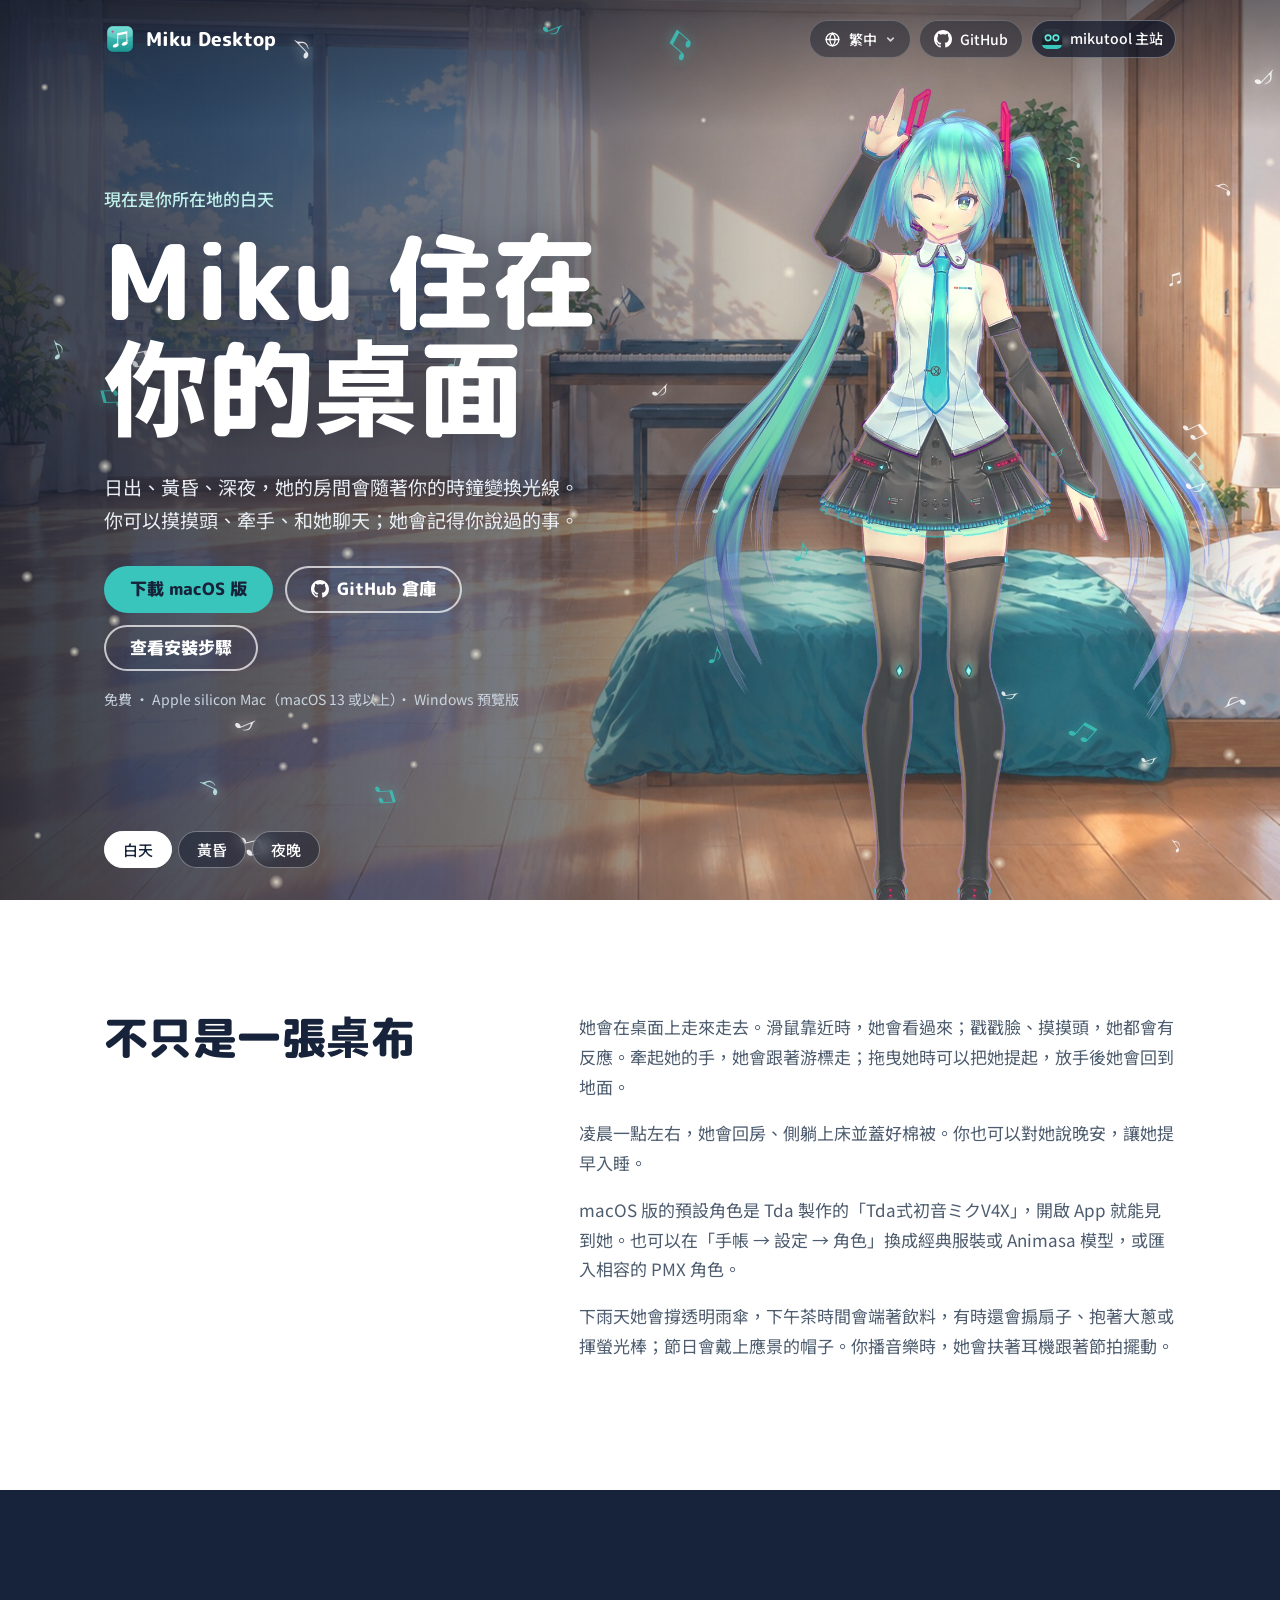
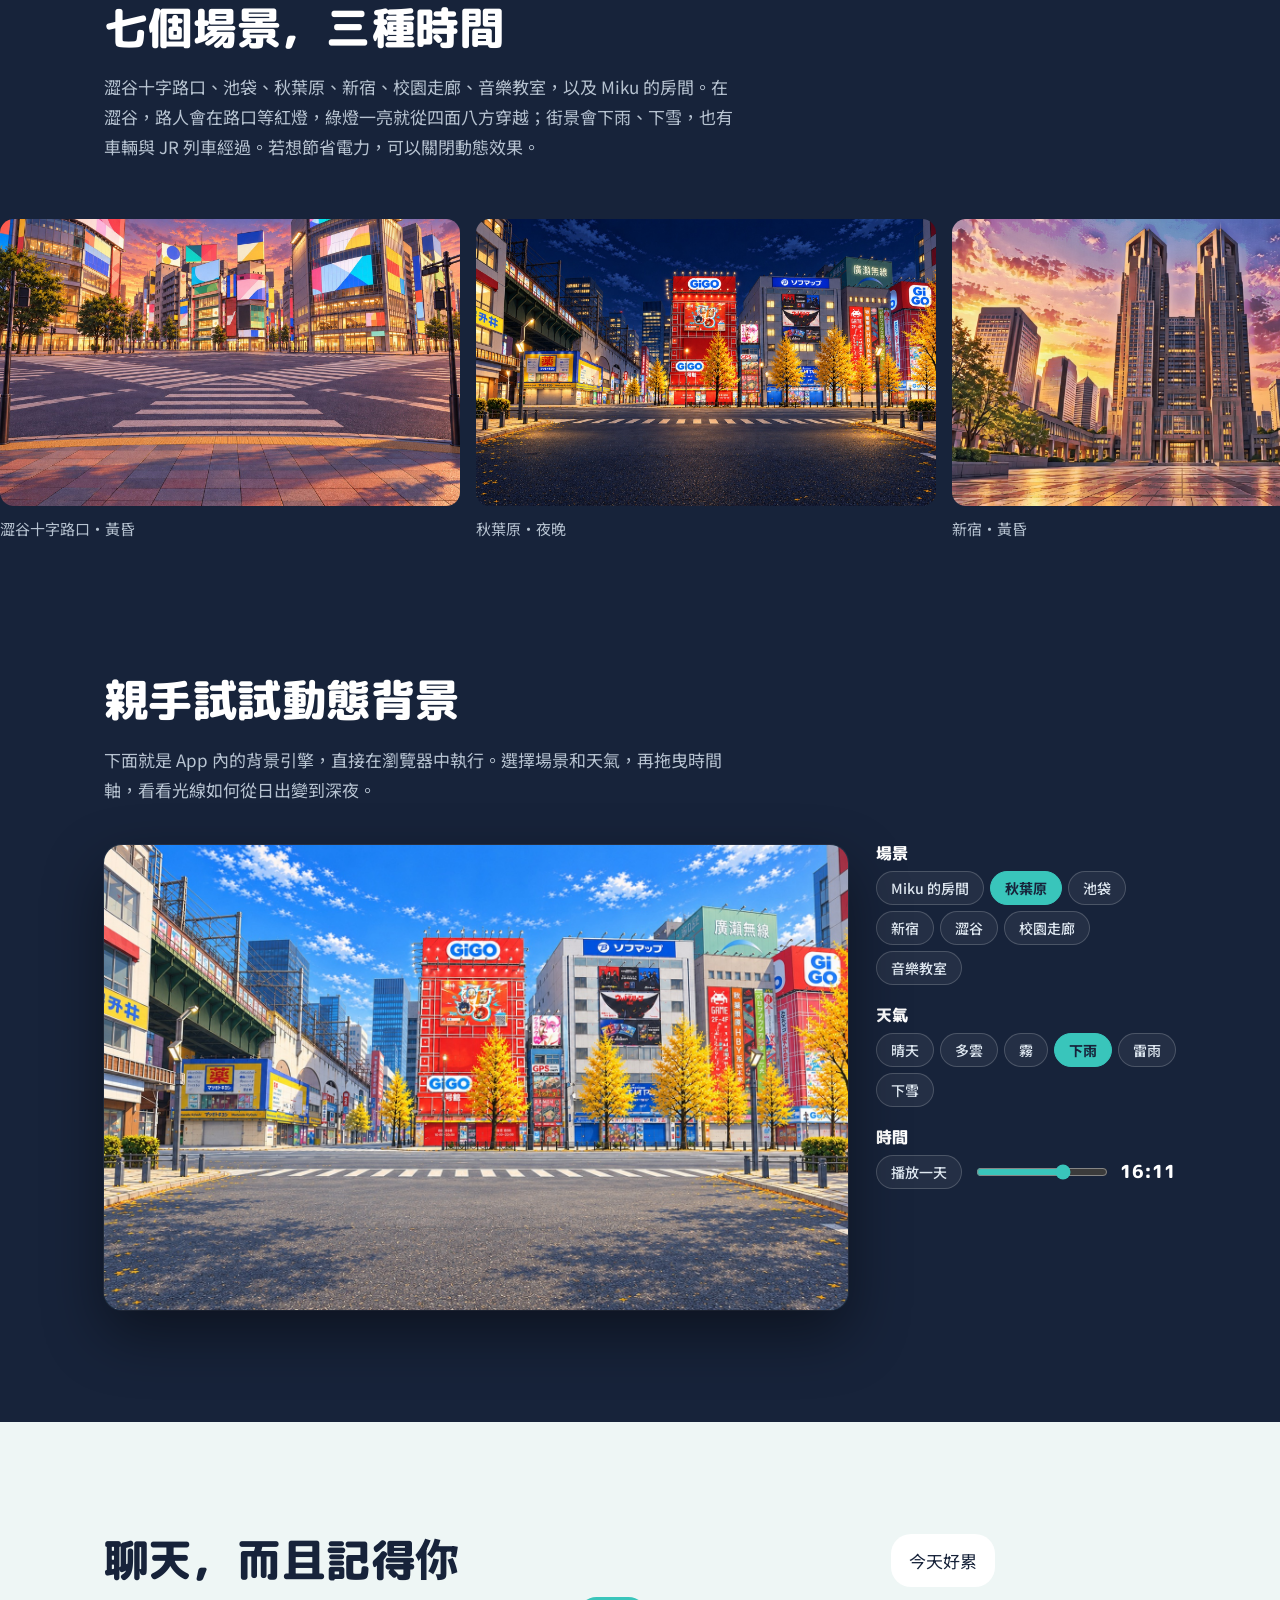
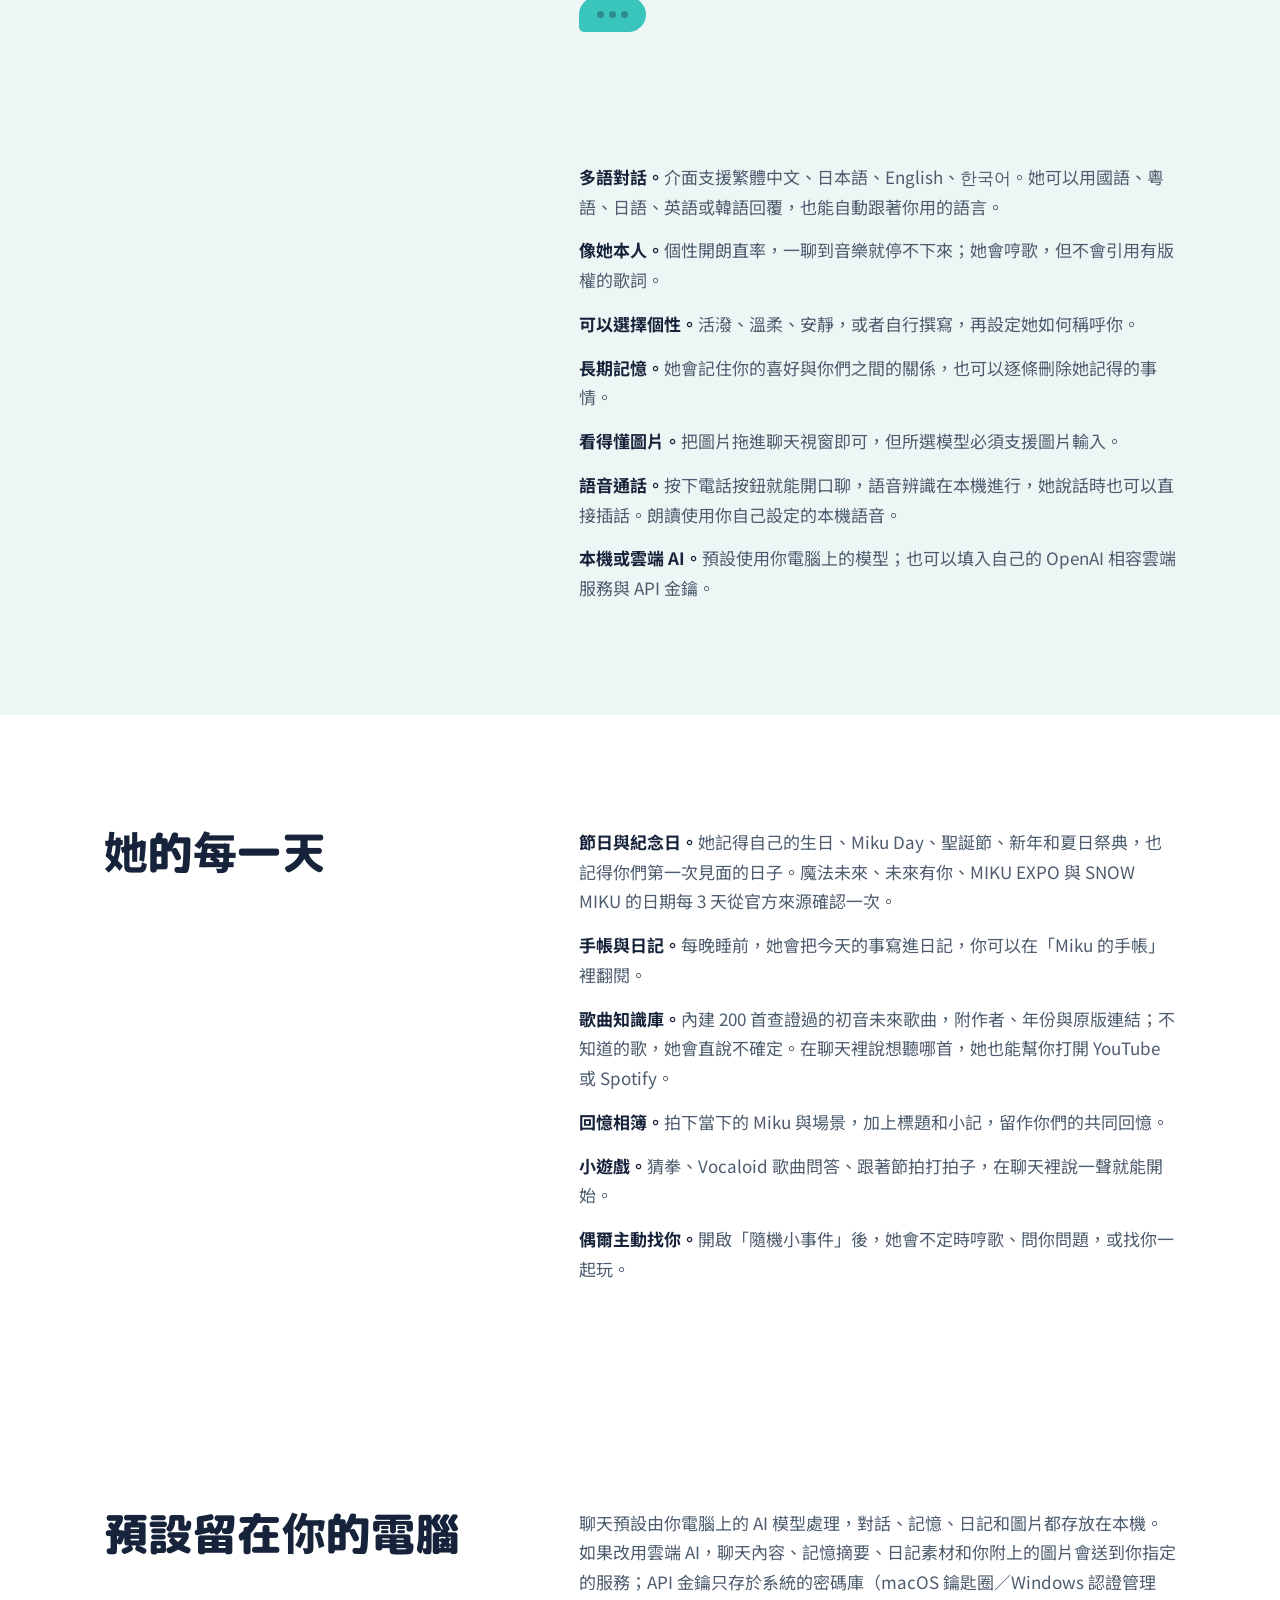
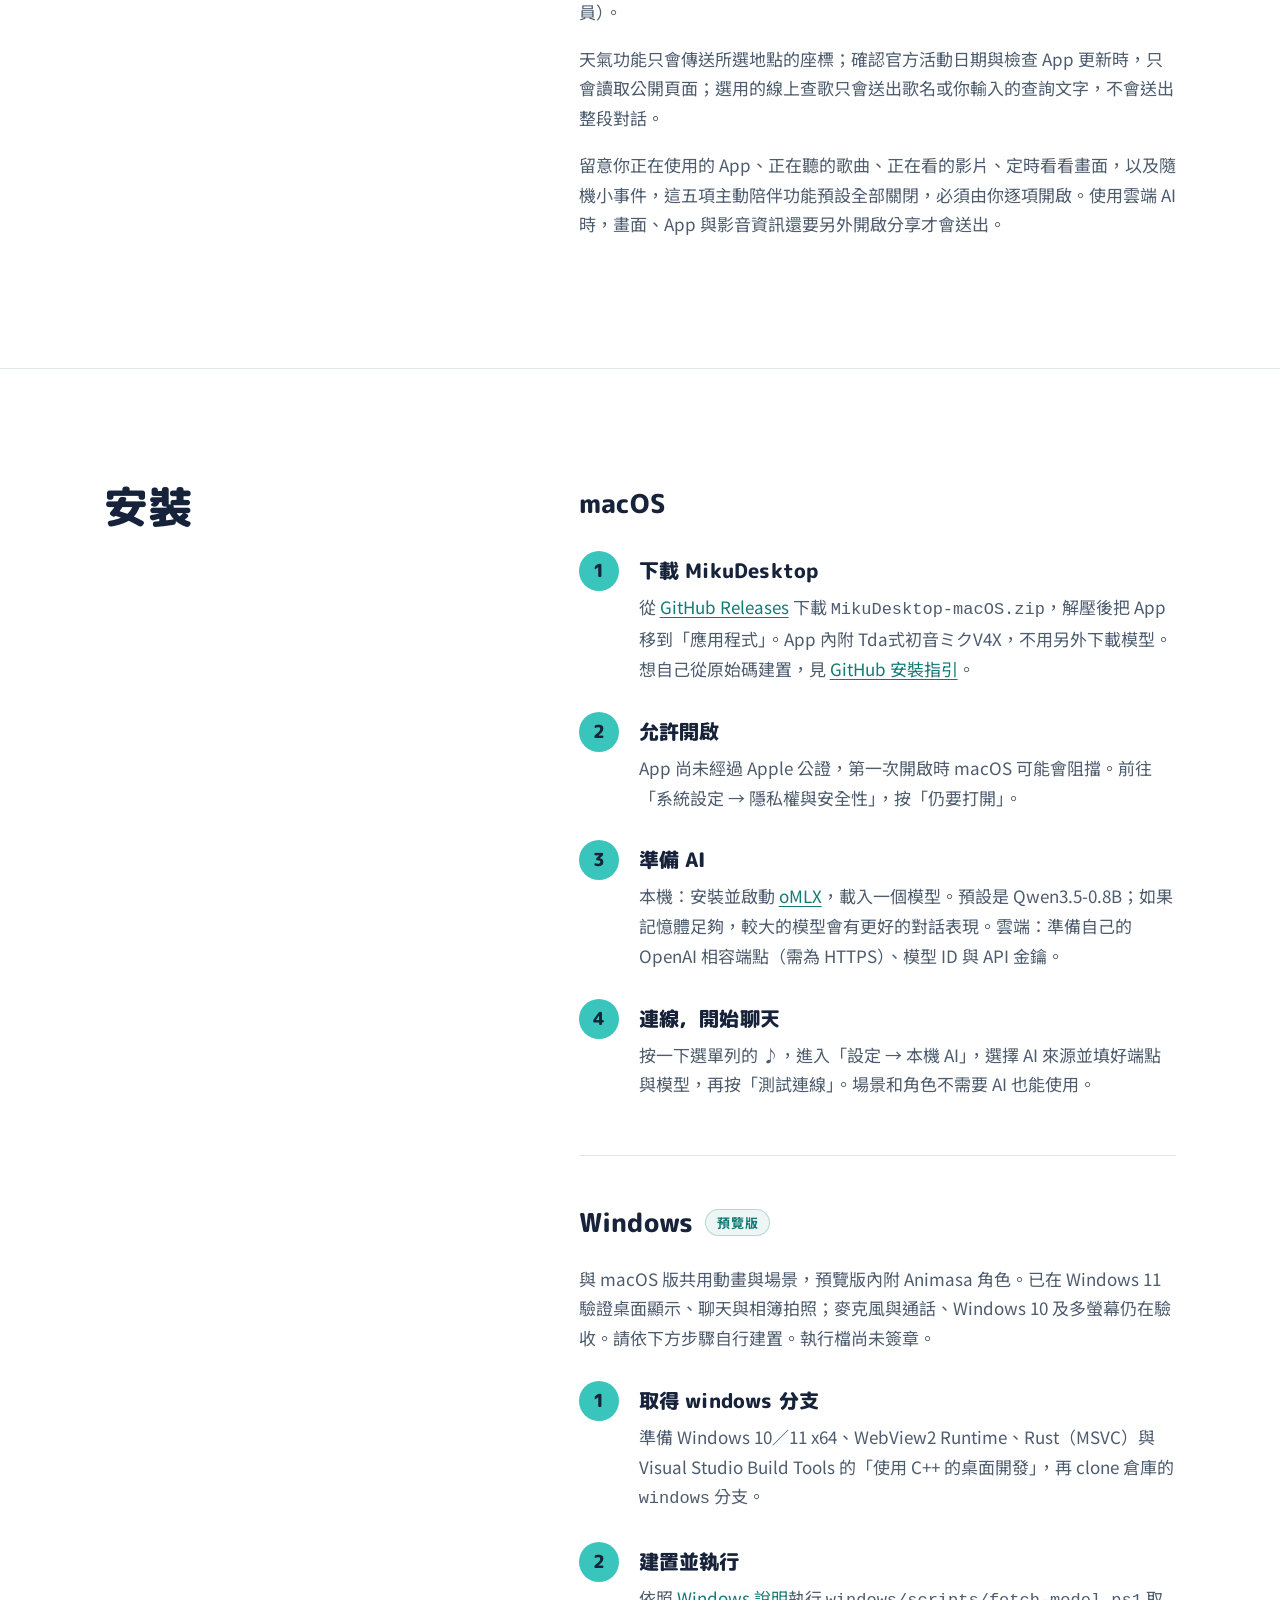
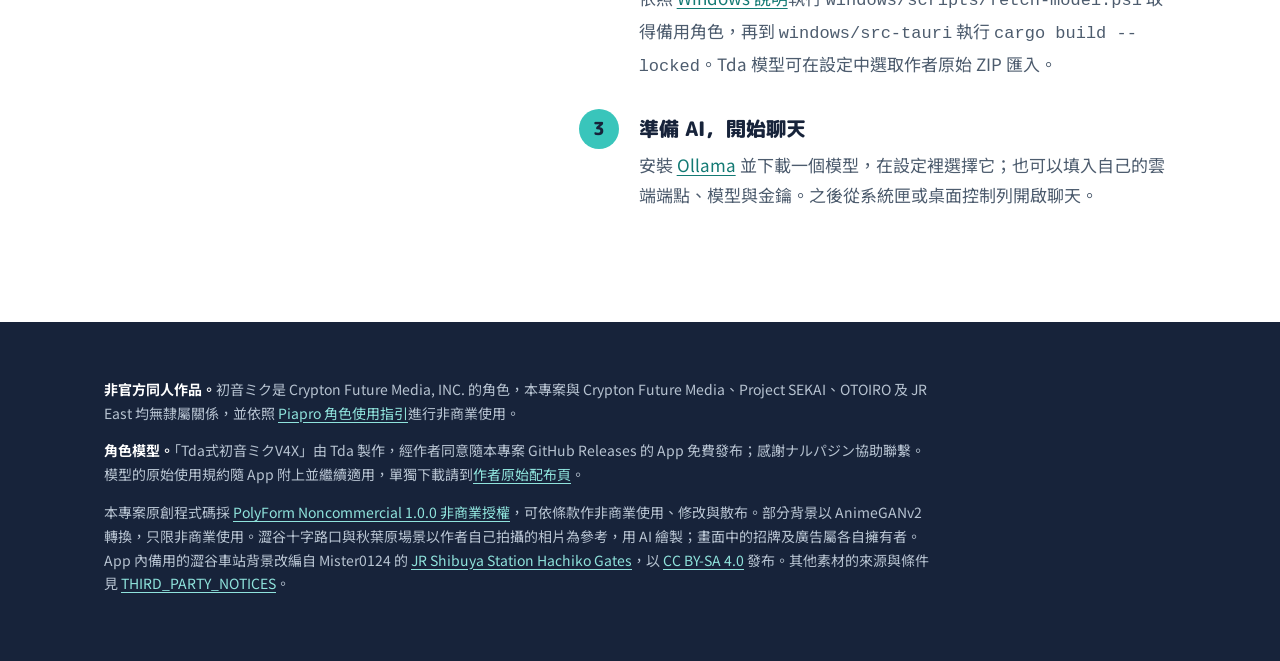
<file: website/index.html>
<!doctype html>
<html lang="zh-Hant">
<head>
<meta charset="utf-8">
<meta name="viewport" content="width=device-width, initial-scale=1">
<title>Miku Desktop｜初音未來桌面夥伴</title>
<meta name="description" content="住在你桌面上的初音未來：場景會隨著你的時間變化，可用本機或自選的雲端 AI 聊天，並記得你們的相處。提供 macOS 版與 Windows 預覽版。非官方同人作品。">
<meta name="robots" content="index,follow,max-image-preview:large">
<link rel="canonical" href="https://desktop.mikutool.com/">
<link rel="alternate" hreflang="zh-Hant" href="https://desktop.mikutool.com/">
<link rel="alternate" hreflang="en" href="https://desktop.mikutool.com/en/">
<link rel="alternate" hreflang="ja" href="https://desktop.mikutool.com/ja/">
<link rel="alternate" hreflang="x-default" href="https://desktop.mikutool.com/">
<meta property="og:type" content="website">
<meta property="og:site_name" content="Miku Desktop">
<meta property="og:title" content="Miku Desktop｜初音未來桌面夥伴">
<meta property="og:description" content="住在你桌面上的初音未來：場景會隨著你的時間變化，可用本機或自選的雲端 AI 聊天，並記得你們的相處。提供 macOS 版與 Windows 預覽版。非官方同人作品。">
<meta property="og:url" content="https://desktop.mikutool.com/">
<meta property="og:locale" content="zh_TW">
<meta property="og:image" content="https://desktop.mikutool.com/assets/miku-desktop-share-v2.jpg">
<meta property="og:image:type" content="image/jpeg">
<meta property="og:image:width" content="1200">
<meta property="og:image:height" content="630">
<meta property="og:image:alt" content="Tda式初音ミクV4X 在黃昏的澀谷十字路口眨眼比 V，左側標示 Miku Desktop、macOS 與 Windows 預覽版。">
<meta name="twitter:card" content="summary_large_image">
<meta name="twitter:image" content="https://desktop.mikutool.com/assets/miku-desktop-share-v2.jpg">
<meta name="twitter:image:alt" content="Tda式初音ミクV4X 在黃昏的澀谷十字路口眨眼比 V，左側標示 Miku Desktop、macOS 與 Windows 預覽版。">
<script type="application/ld+json">
  {
    "@context": "https://schema.org",
    "@graph": [
      {
        "@type": "WebSite",
        "@id": "https://desktop.mikutool.com/#website",
        "name": "Miku Desktop",
        "alternateName": "MikuDesktop",
        "url": "https://desktop.mikutool.com/"
      },
      {
        "@type": "WebPage",
        "@id": "https://desktop.mikutool.com/#webpage",
        "name": "Miku Desktop",
        "url": "https://desktop.mikutool.com/",
        "description": "住在你桌面上的初音未來：場景會隨著你的時間變化，可用本機或自選的雲端 AI 聊天，並記得你們的相處。提供 macOS 版與 Windows 預覽版。非官方同人作品。",
        "inLanguage": "zh-Hant",
        "isPartOf": { "@id": "https://desktop.mikutool.com/#website" },
        "mainEntity": { "@id": "https://desktop.mikutool.com/#app" }
      },
      {
        "@type": "SoftwareApplication",
        "@id": "https://desktop.mikutool.com/#app",
        "name": "Miku Desktop",
        "alternateName": "MikuDesktop",
        "url": "https://desktop.mikutool.com/",
        "operatingSystem": ["macOS", "Windows"],
        "applicationCategory": "EntertainmentApplication"
      }
    ]
  }
</script>
<link rel="icon" href="assets/icon.png">
<link rel="preconnect" href="https://fonts.googleapis.com">
<link rel="preconnect" href="https://fonts.gstatic.com" crossorigin>
<link href="https://fonts.googleapis.com/css2?family=M+PLUS+Rounded+1c:wght@500;800&family=Noto+Sans+TC:wght@400;500;700&display=swap" rel="stylesheet">
<link rel="stylesheet" href="style.css?v=90d3d720a8d4">
<link rel="stylesheet" href="site-parent.css?v=448d0d6c7af9">
</head>
<body data-time="day">

<header class="hero">
  <div class="scene" aria-hidden="true">
    <img class="scene-img" data-for="day" src="assets/room-day.jpg" alt="">
    <img class="scene-img" data-for="dusk" src="assets/room-dusk.jpg" alt="">
    <img class="scene-img" data-for="night" src="assets/room-night.jpg" alt="">
  </div>
  <div class="miku-wrap" id="miku-wrap">
    <img class="hero-miku" src="assets/miku-v4x.webp" width="1000" height="1500" alt="眨眼比著 V 字手勢的初音未來（Tda式初音ミクV4X）">
  </div>
  <canvas class="particles" id="hero-particles" aria-hidden="true"></canvas>

  <nav class="topbar">
    <a class="brand" href="#"><img src="assets/icon.png" alt="" width="32" height="32">Miku Desktop</a>
    <div class="toplinks">
      <details class="lang">
        <summary class="pill" aria-label="切換語言"><svg viewBox="0 0 24 24" width="17" height="17" aria-hidden="true" fill="none" stroke="currentColor" stroke-width="1.8" stroke-linecap="round"><circle cx="12" cy="12" r="9"/><path d="M3 12h18M12 3c2.6 2.6 3.9 5.6 3.9 9s-1.3 6.4-3.9 9c-2.6-2.6-3.9-5.6-3.9-9S9.4 5.6 12 3z"/></svg><span class="lang-short">繁中</span><svg class="chev" viewBox="0 0 12 12" width="11" height="11" aria-hidden="true" fill="none" stroke="currentColor" stroke-width="1.8" stroke-linecap="round" stroke-linejoin="round"><path d="M3 4.5 6 7.5 9 4.5"/></svg></summary>
        <nav class="lang-menu" aria-label="切換語言">
            <a href="./" hreflang="zh-Hant" lang="zh-Hant" aria-current="page"><span>繁體中文</span><svg class="check" viewBox="0 0 16 16" width="15" height="15" aria-hidden="true" fill="none" stroke="currentColor" stroke-width="2" stroke-linecap="round" stroke-linejoin="round"><path d="m3.5 8.5 3 3 6-7"/></svg></a>
            <a href="en/" hreflang="en" lang="en"><span>English</span><svg class="check" viewBox="0 0 16 16" width="15" height="15" aria-hidden="true" fill="none" stroke="currentColor" stroke-width="2" stroke-linecap="round" stroke-linejoin="round"><path d="m3.5 8.5 3 3 6-7"/></svg></a>
            <a href="ja/" hreflang="ja" lang="ja"><span>日本語</span><svg class="check" viewBox="0 0 16 16" width="15" height="15" aria-hidden="true" fill="none" stroke="currentColor" stroke-width="2" stroke-linecap="round" stroke-linejoin="round"><path d="m3.5 8.5 3 3 6-7"/></svg></a>
        </nav>
      </details>
      <a class="pill gh" href="https://github.com/miku2339/miku_desktop" aria-label="在 GitHub 查看原始碼" data-repo="miku2339/miku_desktop"><svg viewBox="0 0 16 16" width="18" height="18" aria-hidden="true"><path fill="currentColor" d="M8 0C3.58 0 0 3.58 0 8c0 3.54 2.29 6.53 5.47 7.59.4.07.55-.17.55-.38 0-.19-.01-.82-.01-1.49-2.01.37-2.53-.49-2.69-.94-.09-.23-.48-.94-.82-1.13-.28-.15-.68-.52-.01-.53.63-.01 1.08.58 1.23.82.72 1.21 1.87.87 2.33.66.07-.52.28-.87.51-1.07-1.78-.2-3.64-.89-3.64-3.95 0-.87.31-1.59.82-2.15-.08-.2-.36-1.02.08-2.12 0 0 .67-.21 2.2.82.64-.18 1.32-.27 2-.27.68 0 1.36.09 2 .27 1.53-1.04 2.2-.82 2.2-.82.44 1.1.16 1.92.08 2.12.51.56.82 1.27.82 2.15 0 3.07-1.87 3.75-3.65 3.95.29.25.54.73.54 1.48 0 1.07-.01 1.93-.01 2.2 0 .21.15.46.55.38A8.013 8.013 0 0016 8c0-4.42-3.58-8-8-8z"/></svg><span class="gh-text">GitHub</span><span class="stars" hidden title="GitHub 星星數"><svg viewBox="0 0 16 16" width="13" height="13" aria-hidden="true"><path fill="currentColor" d="M8 .8l2.2 4.6 5 .7-3.6 3.5.9 5L8 12.2 3.5 14.6l.9-5L.8 6.1l5-.7z"/></svg><b></b></span></a>
    </div>
    <a class="site-parent" href="https://mikutool.com/zh-tw/" aria-label="mikutool 主站"><img src="assets/mikutool.svg" width="22" height="22" alt=""><span class="parent-label"><span class="parent-name">mikutool </span>主站</span></a>
  </nav>

  <div class="hero-copy">
    <p class="clock" id="clock">現在是你所在地的白天</p>
    <h1><span class="line">Miku 住在</span><span class="line">你的桌面</span></h1>
    <p class="lede">日出、黃昏、深夜，她的房間會隨著你的時鐘變換光線。你可以摸摸頭、牽手、和她聊天；她會記得你說過的事。</p>
    <div class="cta-row">
      <a class="btn primary" href="https://github.com/miku2339/miku_desktop/releases/latest">下載 macOS 版</a>
      <a class="btn ghost repo" id="repo-link" href="https://github.com/miku2339/miku_desktop">
        <svg viewBox="0 0 16 16" width="18" height="18" aria-hidden="true"><path fill="currentColor" d="M8 0C3.58 0 0 3.58 0 8c0 3.54 2.29 6.53 5.47 7.59.4.07.55-.17.55-.38 0-.19-.01-.82-.01-1.49-2.01.37-2.53-.49-2.69-.94-.09-.23-.48-.94-.82-1.13-.28-.15-.68-.52-.01-.53.63-.01 1.08.58 1.23.82.72 1.21 1.87.87 2.33.66.07-.52.28-.87.51-1.07-1.78-.2-3.64-.89-3.64-3.95 0-.87.31-1.59.82-2.15-.08-.2-.36-1.02.08-2.12 0 0 .67-.21 2.2.82.64-.18 1.32-.27 2-.27.68 0 1.36.09 2 .27 1.53-1.04 2.2-.82 2.2-.82.44 1.1.16 1.92.08 2.12.51.56.82 1.27.82 2.15 0 3.07-1.87 3.75-3.65 3.95.29.25.54.73.54 1.48 0 1.07-.01 1.93-.01 2.2 0 .21.15.46.55.38A8.013 8.013 0 0016 8c0-4.42-3.58-8-8-8z"/></svg>
        GitHub 倉庫
      </a>
      <a class="btn ghost" href="#install">查看安裝步驟</a>
    </div>
    <p class="req">免費 · Apple silicon Mac（macOS 13 或以上）· Windows 預覽版</p>
  </div>

  <div class="dial" role="group" aria-label="切換場景時間">
    <button type="button" data-set="day" aria-pressed="true">白天</button>
    <button type="button" data-set="dusk" aria-pressed="false">黃昏</button>
    <button type="button" data-set="night" aria-pressed="false">夜晚</button>
  </div>
</header>

<main>

<section class="band">
  <div class="wrap two reveal">
    <h2>不只是一張桌布</h2>
    <div class="prose">
      <p>她會在桌面上走來走去。滑鼠靠近時，她會看過來；戳戳臉、摸摸頭，她都會有反應。牽起她的手，她會跟著游標走；拖曳她時可以把她提起，放手後她會回到地面。</p>
      <p>凌晨一點左右，她會回房、側躺上床並蓋好棉被。你也可以對她說晚安，讓她提早入睡。</p>
      <p>macOS 版的預設角色是 Tda 製作的「Tda式初音ミクV4X」，開啟 App 就能見到她。也可以在「手帳 → 設定 → 角色」換成經典服裝或 Animasa 模型，或匯入相容的 PMX 角色。</p>
      <p>下雨天她會撐透明雨傘，下午茶時間會端著飲料，有時還會搧扇子、抱著大蔥或揮螢光棒；節日會戴上應景的帽子。你播音樂時，她會扶著耳機跟著節拍擺動。</p>
    </div>
  </div>
</section>

<section class="streets">
  <canvas class="particles" id="street-particles" aria-hidden="true"></canvas>
  <div class="wrap reveal">
    <h2>七個場景，三種時間</h2>
    <p class="sub">澀谷十字路口、池袋、秋葉原、新宿、校園走廊、音樂教室，以及 Miku 的房間。在澀谷，路人會在路口等紅燈，綠燈一亮就從四面八方穿越；街景會下雨、下雪，也有車輛與 JR 列車經過。若想節省電力，可以關閉動態效果。</p>
  </div>
  <div class="strip reveal" tabindex="0" aria-label="場景圖片，可左右捲動">
    <figure><img src="assets/shibuya-scramble-dusk.jpg" alt="黃昏的澀谷十字路口" loading="lazy"><figcaption>澀谷十字路口・黃昏</figcaption></figure>
    <figure><img src="assets/gigo-night.jpg" alt="秋葉原 GiGO 一號館夜景" loading="lazy"><figcaption>秋葉原・夜晚</figcaption></figure>
    <figure><img src="assets/shinjuku-dusk.jpg" alt="新宿黃昏" loading="lazy"><figcaption>新宿・黃昏</figcaption></figure>
    <figure><img src="assets/ikebukuro-day.jpg" alt="池袋白天" loading="lazy"><figcaption>池袋・白天</figcaption></figure>
    <figure><img src="assets/hallway-dusk.jpg" alt="黃昏的校園走廊" loading="lazy"><figcaption>校園走廊・黃昏</figcaption></figure>
    <figure><img src="assets/musicroom-day.jpg" alt="音樂教室" loading="lazy"><figcaption>音樂教室・白天</figcaption></figure>
  </div>
</section>

<section class="live" id="live">
  <div class="wrap reveal">
    <h2>親手試試動態背景</h2>
    <p class="sub">下面就是 App 內的背景引擎，直接在瀏覽器中執行。選擇場景和天氣，再拖曳時間軸，看看光線如何從日出變到深夜。</p>
  </div>
  <div class="wrap live-body">
    <div class="live-frame">
      <iframe id="live-demo" src="demo/index.html" title="動態背景示範" loading="lazy"></iframe>
    </div>
    <div class="live-controls">
      <fieldset>
        <legend>場景</legend>
        <div class="chips" data-key="scene">
          <button type="button" data-value="room" aria-pressed="false">Miku 的房間</button>
          <button type="button" data-value="akihabara" aria-pressed="true">秋葉原</button>
          <button type="button" data-value="ikebukuro" aria-pressed="false">池袋</button>
          <button type="button" data-value="shinjuku" aria-pressed="false">新宿</button>
          <button type="button" data-value="shibuya" aria-pressed="false">澀谷</button>
          <button type="button" data-value="hallway" aria-pressed="false">校園走廊</button>
          <button type="button" data-value="musicroom" aria-pressed="false">音樂教室</button>
        </div>
      </fieldset>
      <fieldset>
        <legend>天氣</legend>
        <div class="chips" data-key="weather">
          <button type="button" data-value="clear" aria-pressed="false">晴天</button>
          <button type="button" data-value="cloudy" aria-pressed="false">多雲</button>
          <button type="button" data-value="fog" aria-pressed="false">霧</button>
          <button type="button" data-value="rain" aria-pressed="true">下雨</button>
          <button type="button" data-value="storm" aria-pressed="false">雷雨</button>
          <button type="button" data-value="snow" aria-pressed="false">下雪</button>
        </div>
      </fieldset>
      <fieldset>
        <legend>時間</legend>
        <div class="time-row">
          <button type="button" class="play" id="live-play" aria-pressed="false">播放一天</button>
          <input type="range" id="live-hour" min="0" max="23.99" step="0.05" value="12" aria-label="時間">
          <output id="live-clock" for="live-hour">12:00</output>
        </div>
      </fieldset>
    </div>
  </div>
</section>

<section class="band chat">
  <div class="wrap two reveal">
    <h2>聊天，而且記得你</h2>
    <div>
      <div class="bubbles" aria-label="對話例子">
        <p class="you">今天好累</p>
        <p class="typing" aria-hidden="true"><span></span><span></span><span></span></p>
        <p class="her">辛苦了～要不要讓我哼一首輕快的歌陪你？♪</p>
      </div>
      <ul class="facts">
        <li><b>多語對話。</b>介面支援繁體中文、日本語、English、한국어。她可以用國語、粵語、日語、英語或韓語回覆，也能自動跟著你用的語言。</li>
        <li><b>像她本人。</b>個性開朗直率，一聊到音樂就停不下來；她會哼歌，但不會引用有版權的歌詞。</li>
        <li><b>可以選擇個性。</b>活潑、溫柔、安靜，或者自行撰寫，再設定她如何稱呼你。</li>
        <li><b>長期記憶。</b>她會記住你的喜好與你們之間的關係，也可以逐條刪除她記得的事情。</li>
        <li><b>看得懂圖片。</b>把圖片拖進聊天視窗即可，但所選模型必須支援圖片輸入。</li>
        <li><b>語音通話。</b>按下電話按鈕就能開口聊，語音辨識在本機進行，她說話時也可以直接插話。朗讀使用你自己設定的本機語音。</li>
        <li><b>本機或雲端 AI。</b>預設使用你電腦上的模型；也可以填入自己的 OpenAI 相容雲端服務與 API 金鑰。</li>
      </ul>
    </div>
  </div>
</section>

<section class="band daily">
  <div class="wrap two reveal">
    <h2>她的每一天</h2>
    <ul class="facts">
      <li><b>節日與紀念日。</b>她記得自己的生日、Miku Day、聖誕節、新年和夏日祭典，也記得你們第一次見面的日子。魔法未來、未來有你、MIKU EXPO 與 SNOW MIKU 的日期每 3 天從官方來源確認一次。</li>
      <li><b>手帳與日記。</b>每晚睡前，她會把今天的事寫進日記，你可以在「Miku 的手帳」裡翻閱。</li>
      <li><b>歌曲知識庫。</b>內建 200 首查證過的初音未來歌曲，附作者、年份與原版連結；不知道的歌，她會直說不確定。在聊天裡說想聽哪首，她也能幫你打開 YouTube 或 Spotify。</li>
      <li><b>回憶相簿。</b>拍下當下的 Miku 與場景，加上標題和小記，留作你們的共同回憶。</li>
      <li><b>小遊戲。</b>猜拳、Vocaloid 歌曲問答、跟著節拍打拍子，在聊天裡說一聲就能開始。</li>
      <li><b>偶爾主動找你。</b>開啟「隨機小事件」後，她會不定時哼歌、問你問題，或找你一起玩。</li>
    </ul>
  </div>
</section>

<section class="band private">
  <div class="wrap two reveal">
    <h2>預設留在你的電腦</h2>
    <div class="prose">
      <p>聊天預設由你電腦上的 AI 模型處理，對話、記憶、日記和圖片都存放在本機。如果改用雲端 AI，聊天內容、記憶摘要、日記素材和你附上的圖片會送到你指定的服務；API 金鑰只存於系統的密碼庫（macOS 鑰匙圈／Windows 認證管理員）。</p>
      <p>天氣功能只會傳送所選地點的座標；確認官方活動日期與檢查 App 更新時，只會讀取公開頁面；選用的線上查歌只會送出歌名或你輸入的查詢文字，不會送出整段對話。</p>
      <p>留意你正在使用的 App、正在聽的歌曲、正在看的影片、定時看看畫面，以及隨機小事件，這五項主動陪伴功能預設全部關閉，必須由你逐項開啟。使用雲端 AI 時，畫面、App 與影音資訊還要另外開啟分享才會送出。</p>
    </div>
  </div>
</section>

<section class="band install" id="install">
  <div class="wrap two reveal">
    <h2>安裝</h2>
    <div class="platforms">
    <h3 class="platform">macOS</h3>
    <ol class="steps">
      <li>
        <h3>下載 MikuDesktop</h3>
        <p>從 <a href="https://github.com/miku2339/miku_desktop/releases/latest">GitHub Releases</a> 下載 <code>MikuDesktop-macOS.zip</code>，解壓後把 App 移到「應用程式」。App 內附 Tda式初音ミクV4X，不用另外下載模型。想自己從原始碼建置，見 <a href="https://github.com/miku2339/miku_desktop#安裝與建置">GitHub 安裝指引</a>。</p>
      </li>
      <li>
        <h3>允許開啟</h3>
        <p>App 尚未經過 Apple 公證，第一次開啟時 macOS 可能會阻擋。前往「系統設定 → 隱私權與安全性」，按「仍要打開」。</p>
      </li>
      <li>
        <h3>準備 AI</h3>
        <p>本機：安裝並啟動 <a href="https://github.com/jundot/omlx">oMLX</a>，載入一個模型。預設是 Qwen3.5-0.8B；如果記憶體足夠，較大的模型會有更好的對話表現。雲端：準備自己的 OpenAI 相容端點（需為 HTTPS）、模型 ID 與 API 金鑰。</p>
      </li>
      <li>
        <h3>連線，開始聊天</h3>
        <p>按一下選單列的 ♪，進入「設定 → 本機 AI」，選擇 AI 來源並填好端點與模型，再按「測試連線」。場景和角色不需要 AI 也能使用。</p>
      </li>
    </ol>
    <h3 class="platform">Windows <span class="tag">預覽版</span></h3>
    <p class="platform-note">與 macOS 版共用動畫與場景，預覽版內附 Animasa 角色。已在 Windows 11 驗證桌面顯示、聊天與相簿拍照；麥克風與通話、Windows 10 及多螢幕仍在驗收。請依下方步驟自行建置。執行檔尚未簽章。</p>
    <ol class="steps">
      <li>
        <h3>取得 windows 分支</h3>
        <p>準備 Windows 10／11 x64、WebView2 Runtime、Rust（MSVC）與 Visual Studio Build Tools 的「使用 C++ 的桌面開發」，再 clone 倉庫的 <code>windows</code> 分支。</p>
      </li>
      <li>
        <h3>建置並執行</h3>
        <p>依照 <a href="https://github.com/miku2339/miku_desktop/blob/windows/windows/README.md">Windows 說明</a>執行 <code>windows/scripts/fetch-model.ps1</code> 取得備用角色，再到 <code>windows/src-tauri</code> 執行 <code>cargo build --locked</code>。Tda 模型可在設定中選取作者原始 ZIP 匯入。</p>
      </li>
      <li>
        <h3>準備 AI，開始聊天</h3>
        <p>安裝 <a href="https://ollama.com/">Ollama</a> 並下載一個模型，在設定裡選擇它；也可以填入自己的雲端端點、模型與金鑰。之後從系統匣或桌面控制列開啟聊天。</p>
      </li>
    </ol>
    </div>
  </div>
</section>

</main>

<footer class="foot">
  <div class="wrap">
    <p><b>非官方同人作品。</b>初音ミク是 Crypton Future Media, INC. 的角色，本專案與 Crypton Future Media、Project SEKAI、OTOIRO 及 JR East 均無隸屬關係，並依照 <a href="https://piapro.jp/license/character_guideline">Piapro 角色使用指引</a>進行非商業使用。</p>
    <p><b>角色模型。</b>「Tda式初音ミクV4X」由 Tda 製作，經作者同意隨本專案 GitHub Releases 的 App 免費發布；感謝ナルパジン協助聯繫。模型的原始使用規約隨 App 附上並繼續適用，單獨下載請到<a href="https://bowlroll.net/file/146088">作者原始配布頁</a>。</p>
    <p>本專案原創程式碼採 <a href="https://github.com/miku2339/miku_desktop/blob/main/LICENSE">PolyForm Noncommercial 1.0.0 非商業授權</a>，可依條款作非商業使用、修改與散布。部分背景以 AnimeGANv2 轉換，只限非商業使用。澀谷十字路口與秋葉原場景以作者自己拍攝的相片為參考，用 AI 繪製；畫面中的招牌及廣告屬各自擁有者。App 內備用的澀谷車站背景改編自 Mister0124 的 <a href="https://commons.wikimedia.org/wiki/File:JR_Shibuya_Station_Hachiko_Gates.jpg">JR Shibuya Station Hachiko Gates</a>，以 <a href="https://creativecommons.org/licenses/by-sa/4.0/">CC BY-SA 4.0</a> 發布。其他素材的來源與條件見 <a href="https://github.com/miku2339/miku_desktop/blob/main/THIRD_PARTY_NOTICES.md">THIRD_PARTY_NOTICES</a>。</p>
  </div>
</footer>

<script src="script.js?v=98a42e5ab504"></script>
</body>
</html>
</file>
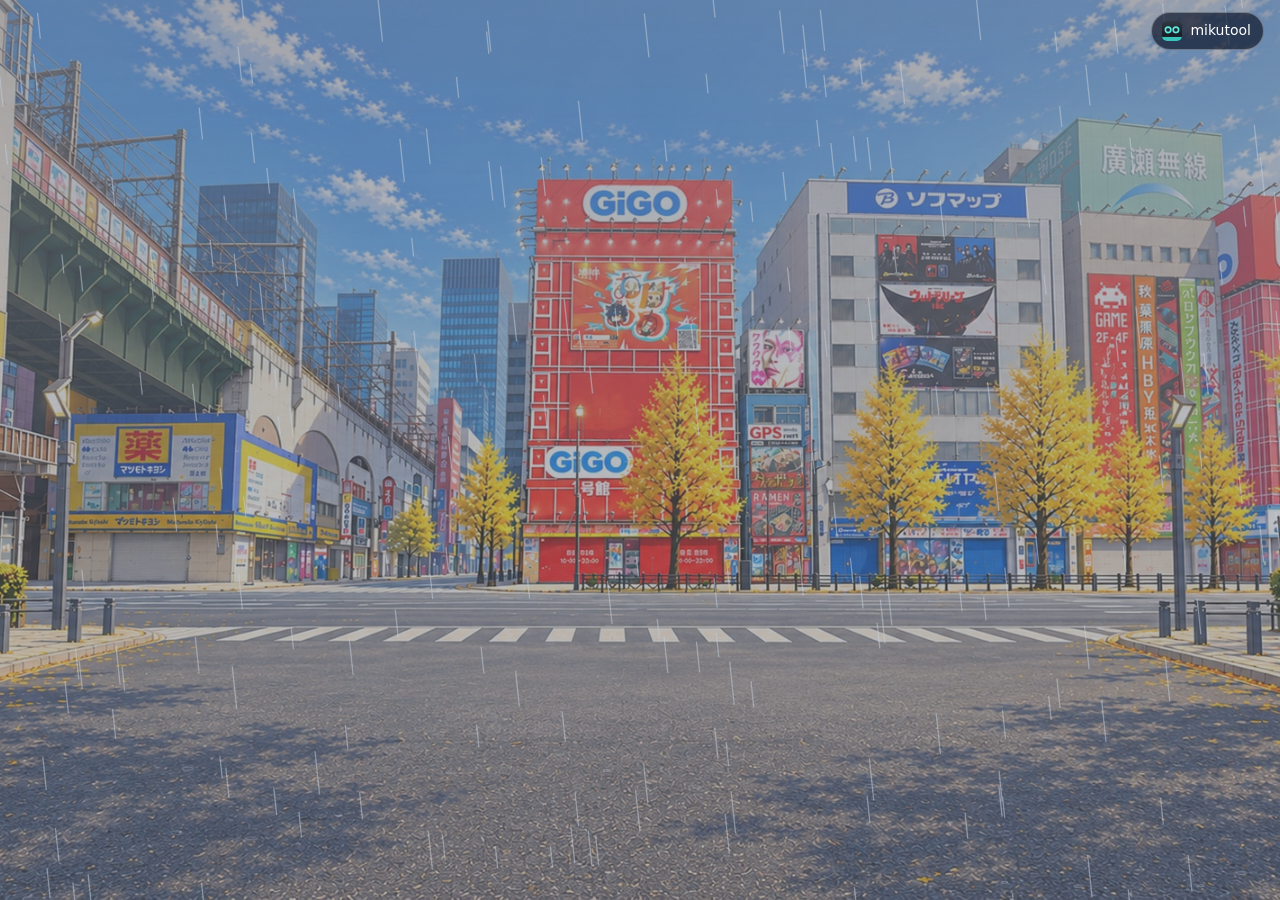
<file: website/demo/index.html>
<!doctype html>
<html lang="zh-Hant">
<head>
<meta charset="utf-8">
<meta name="viewport" content="width=device-width, initial-scale=1">
<title>Miku Desktop 動態背景</title>
<link rel="stylesheet" href="../site-parent.css?v=448d0d6c7af9">
<style>
  html, body { margin: 0; width: 100%; height: 100%; overflow: hidden; background: #0d3149; }
  .layer, canvas { position: absolute; inset: 0; width: 100%; height: 100%; }
  .layer { background: center / cover no-repeat; }
  canvas { pointer-events: none; }
  .site-parent { position: absolute; top: max(12px, env(safe-area-inset-top)); right: max(16px, env(safe-area-inset-right)); }
  .embedded .site-parent { display: none; }
</style>
<script>if (window.self !== window.top) document.documentElement.classList.add('embedded');</script>
</head>
<body data-scene="room">
  <div class="layer day"></div>
  <div class="layer dusk"></div>
  <div class="layer night"></div>
  <canvas id="ambient"></canvas>
  <a class="site-parent" href="https://mikutool.com/"><img src="../assets/mikutool.svg" width="22" height="22" alt=""> mikutool</a>
  <script type="module" src="demo.js"></script>
</body>
</html>
</file>
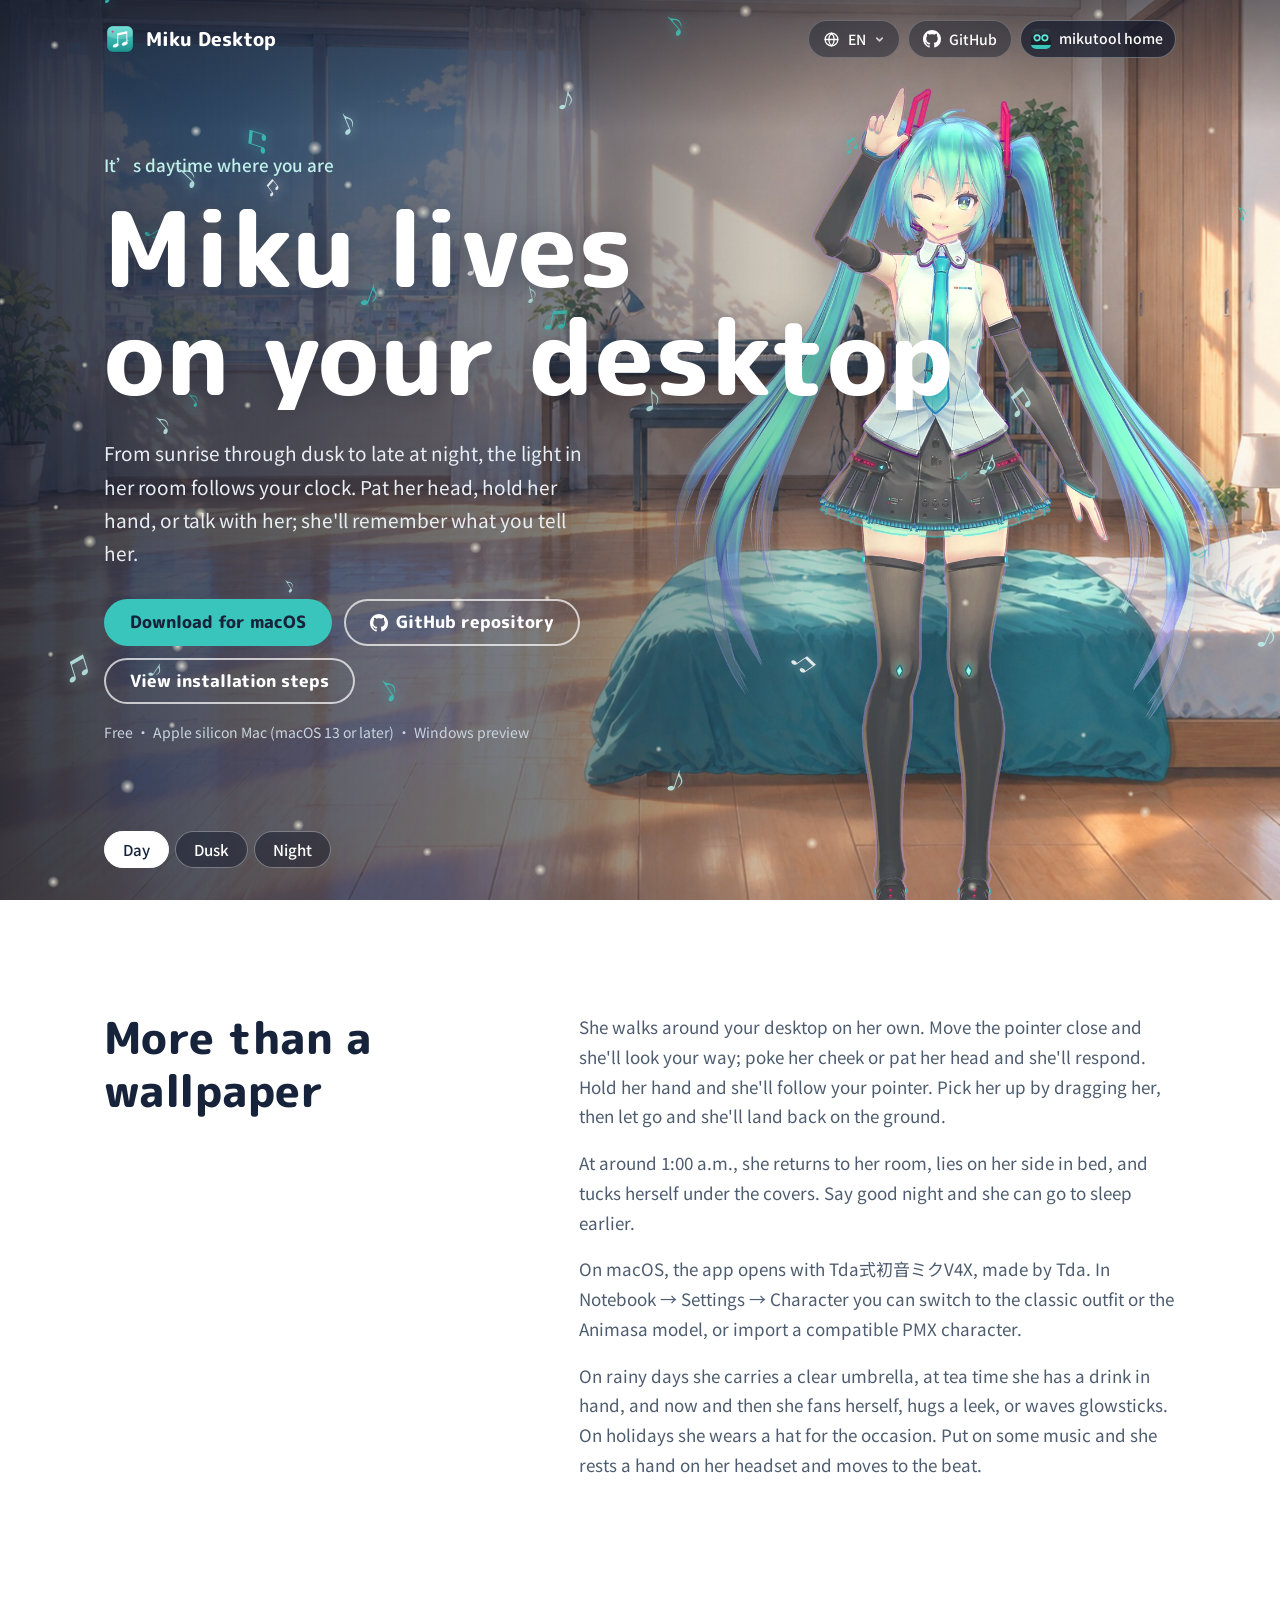
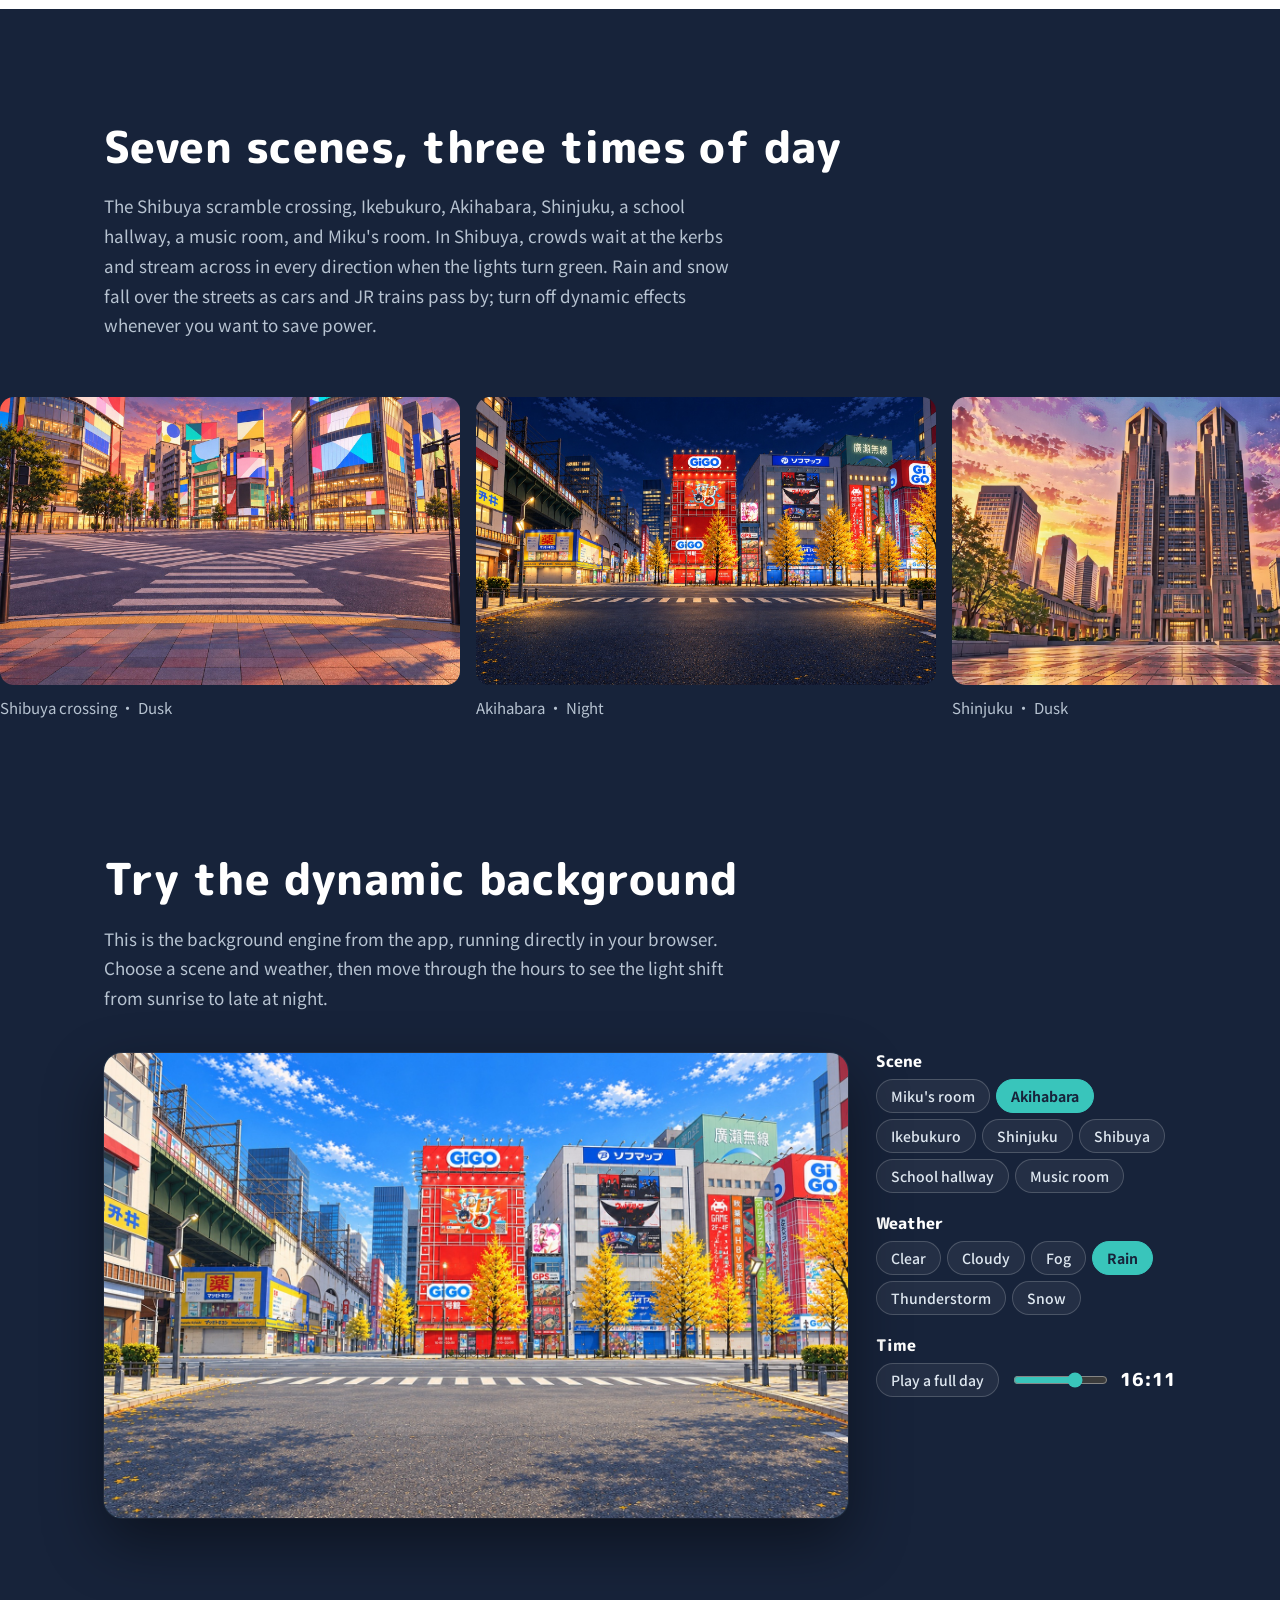
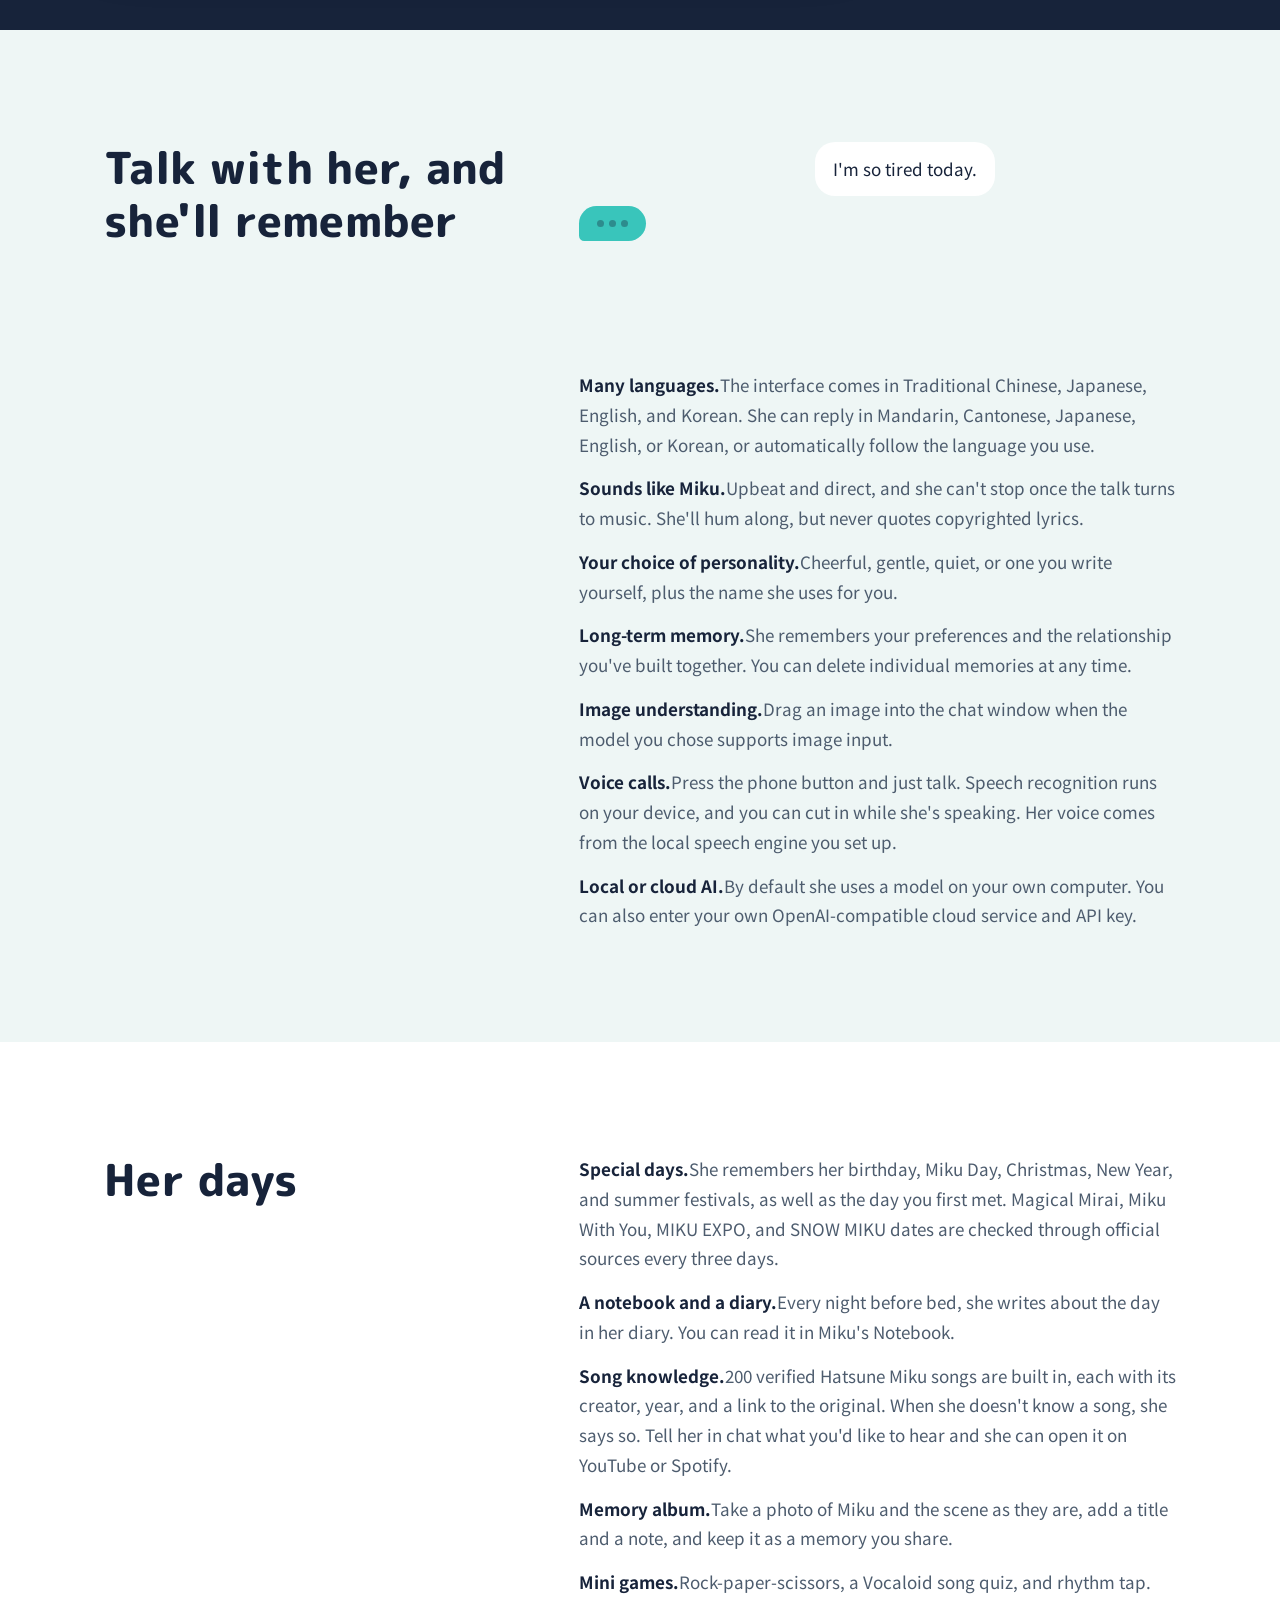
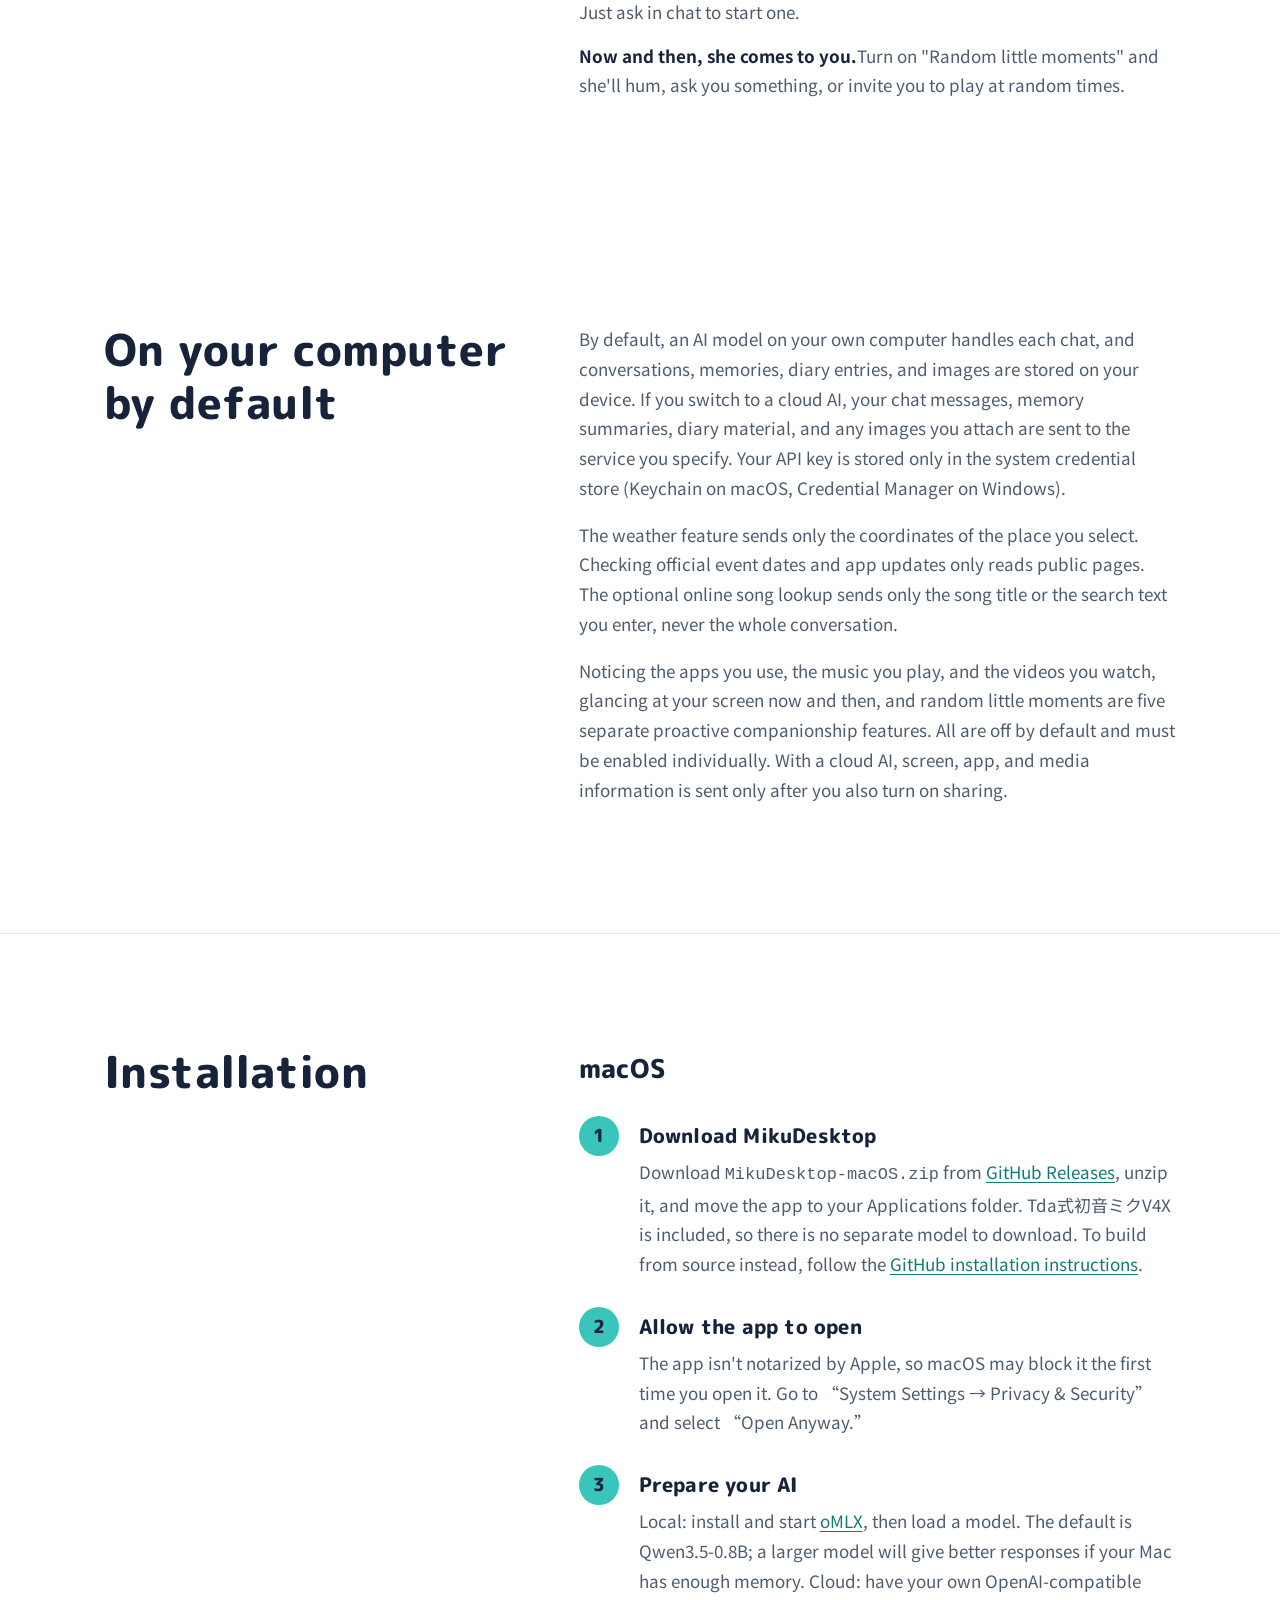
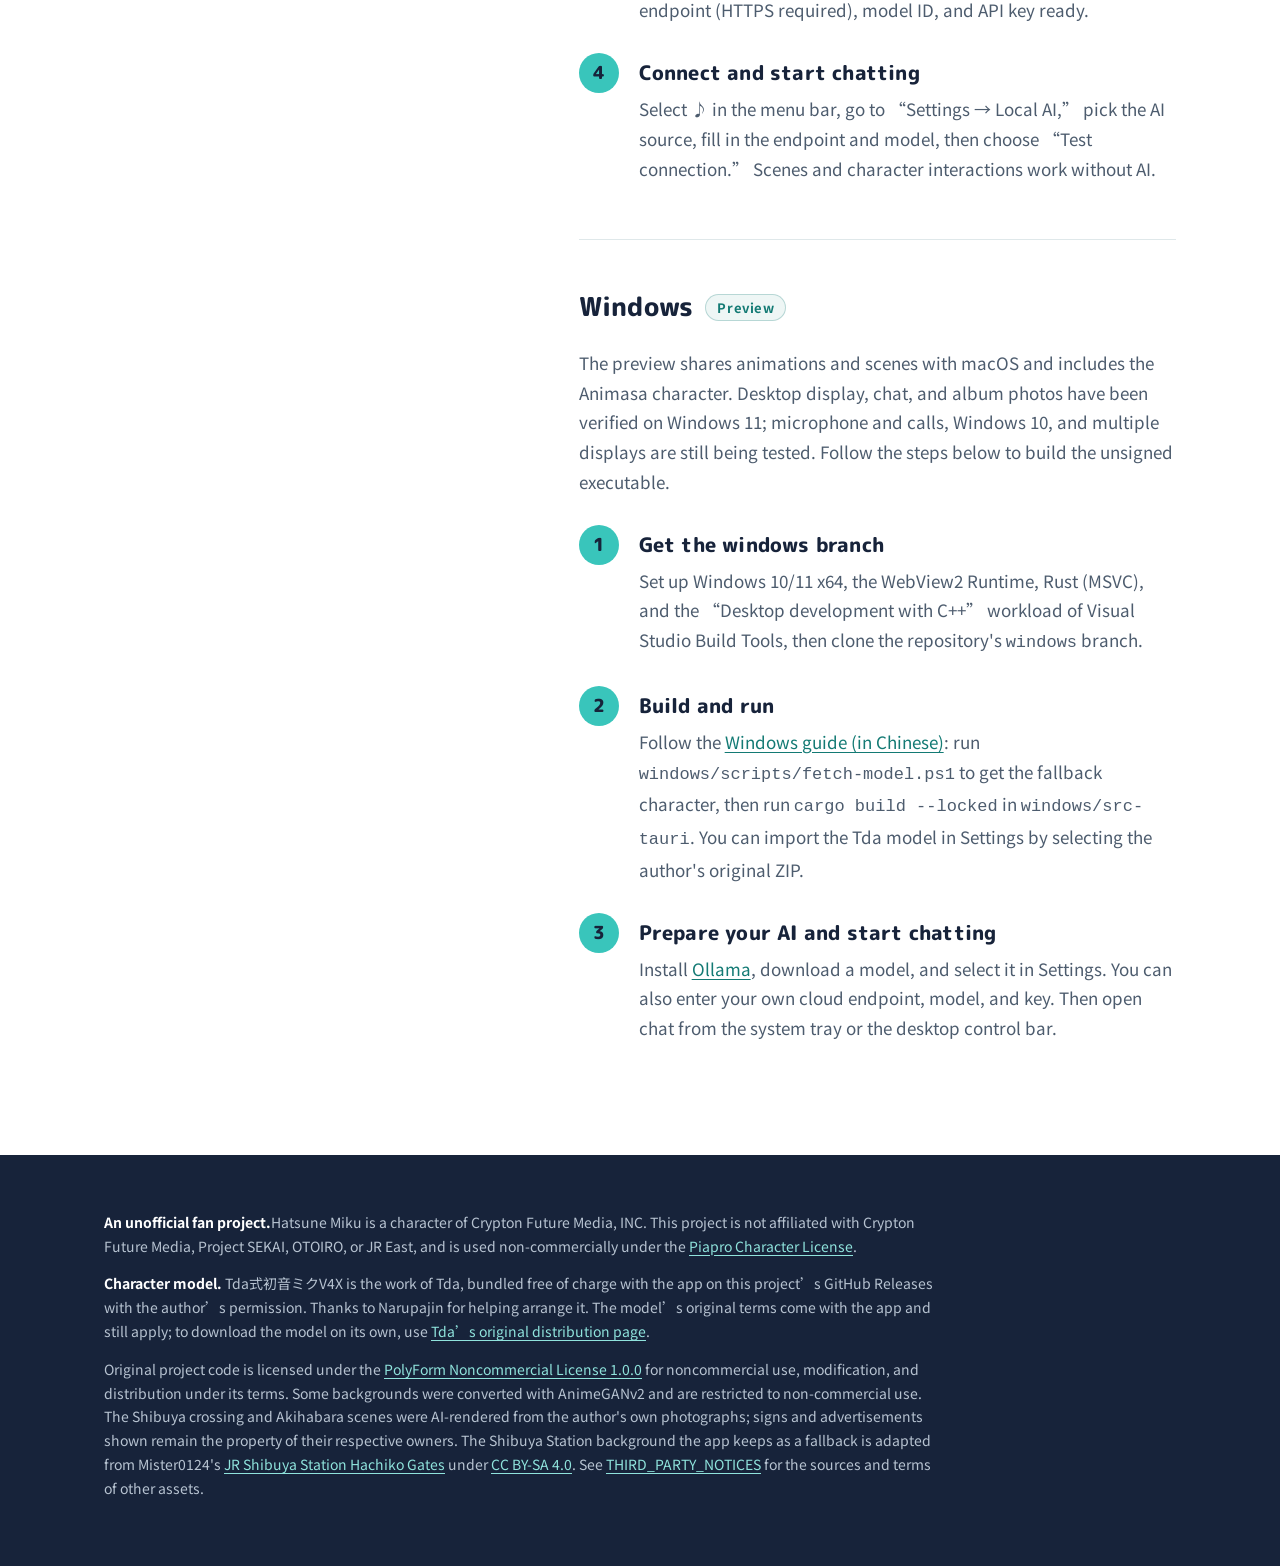
<file: website/en/index.html>
<!doctype html>
<html lang="en">
<head>
<meta charset="utf-8">
<meta name="viewport" content="width=device-width, initial-scale=1">
<title>Miku Desktop | Your Hatsune Miku Companion</title>
<meta name="description" content="Hatsune Miku on your desktop: scenes change with your local time, and she chats through a local AI or a cloud AI you choose and remembers your time together. For macOS, with a Windows preview. An unofficial fan project.">
<meta name="robots" content="index,follow,max-image-preview:large">
<link rel="canonical" href="https://desktop.mikutool.com/en/">
<link rel="alternate" hreflang="zh-Hant" href="https://desktop.mikutool.com/">
<link rel="alternate" hreflang="en" href="https://desktop.mikutool.com/en/">
<link rel="alternate" hreflang="ja" href="https://desktop.mikutool.com/ja/">
<link rel="alternate" hreflang="x-default" href="https://desktop.mikutool.com/">
<meta property="og:type" content="website">
<meta property="og:site_name" content="Miku Desktop">
<meta property="og:title" content="Miku Desktop | Your Hatsune Miku Companion">
<meta property="og:description" content="Hatsune Miku on your desktop: scenes change with your local time, and she chats through a local AI or a cloud AI you choose and remembers your time together. For macOS, with a Windows preview. An unofficial fan project.">
<meta property="og:url" content="https://desktop.mikutool.com/en/">
<meta property="og:locale" content="en_US">
<meta property="og:image" content="https://desktop.mikutool.com/assets/miku-desktop-share-v2.jpg">
<meta property="og:image:type" content="image/jpeg">
<meta property="og:image:width" content="1200">
<meta property="og:image:height" content="630">
<meta property="og:image:alt" content="Tda式初音ミクV4X winks and makes a peace sign at Shibuya Crossing at dusk. The text on the left reads Miku Desktop, macOS and Windows Preview.">
<meta name="twitter:card" content="summary_large_image">
<meta name="twitter:image" content="https://desktop.mikutool.com/assets/miku-desktop-share-v2.jpg">
<meta name="twitter:image:alt" content="Tda式初音ミクV4X winks and makes a peace sign at Shibuya Crossing at dusk. The text on the left reads Miku Desktop, macOS and Windows Preview.">
<script type="application/ld+json">
  {
    "@context": "https://schema.org",
    "@graph": [
      {
        "@type": "WebPage",
        "@id": "https://desktop.mikutool.com/en/#webpage",
        "name": "Miku Desktop",
        "url": "https://desktop.mikutool.com/en/",
        "description": "Hatsune Miku on your desktop: scenes change with your local time, and she chats through a local AI or a cloud AI you choose and remembers your time together. For macOS, with a Windows preview. An unofficial fan project.",
        "inLanguage": "en",
        "isPartOf": { "@id": "https://desktop.mikutool.com/#website" },
        "mainEntity": { "@id": "https://desktop.mikutool.com/#app" }
      },
      {
        "@type": "SoftwareApplication",
        "@id": "https://desktop.mikutool.com/#app",
        "name": "Miku Desktop",
        "alternateName": "MikuDesktop",
        "url": "https://desktop.mikutool.com/",
        "operatingSystem": ["macOS", "Windows"],
        "applicationCategory": "EntertainmentApplication"
      }
    ]
  }
</script>
<link rel="icon" href="../assets/icon.png">
<link rel="preconnect" href="https://fonts.googleapis.com">
<link rel="preconnect" href="https://fonts.gstatic.com" crossorigin>
<link href="https://fonts.googleapis.com/css2?family=M+PLUS+Rounded+1c:wght@500;800&amp;family=Noto+Sans+TC:wght@400;500;700&amp;display=swap" rel="stylesheet">
<link rel="stylesheet" href="../style.css?v=90d3d720a8d4">
<link rel="stylesheet" href="../site-parent.css?v=448d0d6c7af9">
</head>
<body data-time="day">

<header class="hero">
  <div class="scene" aria-hidden="true">
    <img class="scene-img" data-for="day" src="../assets/room-day.jpg" alt="">
    <img class="scene-img" data-for="dusk" src="../assets/room-dusk.jpg" alt="">
    <img class="scene-img" data-for="night" src="../assets/room-night.jpg" alt="">
  </div>
  <div class="miku-wrap" id="miku-wrap">
    <img class="hero-miku" src="../assets/miku-v4x.webp" width="1000" height="1500" alt="Hatsune Miku winking and making a peace sign (Tda式初音ミクV4X)">
  </div>
  <canvas class="particles" id="hero-particles" aria-hidden="true"></canvas>

  <nav class="topbar">
    <a class="brand" href="#"><img src="../assets/icon.png" alt="" width="32" height="32">Miku Desktop</a>
    <div class="toplinks">
      <details class="lang">
        <summary class="pill" aria-label="Change language"><svg viewBox="0 0 24 24" width="17" height="17" aria-hidden="true" fill="none" stroke="currentColor" stroke-width="1.8" stroke-linecap="round"><circle cx="12" cy="12" r="9"/><path d="M3 12h18M12 3c2.6 2.6 3.9 5.6 3.9 9s-1.3 6.4-3.9 9c-2.6-2.6-3.9-5.6-3.9-9S9.4 5.6 12 3z"/></svg><span class="lang-short">EN</span><svg class="chev" viewBox="0 0 12 12" width="11" height="11" aria-hidden="true" fill="none" stroke="currentColor" stroke-width="1.8" stroke-linecap="round" stroke-linejoin="round"><path d="M3 4.5 6 7.5 9 4.5"/></svg></summary>
        <nav class="lang-menu" aria-label="Change language">
            <a href="../" hreflang="zh-Hant" lang="zh-Hant"><span>繁體中文</span><svg class="check" viewBox="0 0 16 16" width="15" height="15" aria-hidden="true" fill="none" stroke="currentColor" stroke-width="2" stroke-linecap="round" stroke-linejoin="round"><path d="m3.5 8.5 3 3 6-7"/></svg></a>
            <a href="./" hreflang="en" lang="en" aria-current="page"><span>English</span><svg class="check" viewBox="0 0 16 16" width="15" height="15" aria-hidden="true" fill="none" stroke="currentColor" stroke-width="2" stroke-linecap="round" stroke-linejoin="round"><path d="m3.5 8.5 3 3 6-7"/></svg></a>
            <a href="../ja/" hreflang="ja" lang="ja"><span>日本語</span><svg class="check" viewBox="0 0 16 16" width="15" height="15" aria-hidden="true" fill="none" stroke="currentColor" stroke-width="2" stroke-linecap="round" stroke-linejoin="round"><path d="m3.5 8.5 3 3 6-7"/></svg></a>
        </nav>
      </details>
      <a class="pill gh" href="https://github.com/miku2339/miku_desktop" aria-label="View the source on GitHub" data-repo="miku2339/miku_desktop"><svg viewBox="0 0 16 16" width="18" height="18" aria-hidden="true"><path fill="currentColor" d="M8 0C3.58 0 0 3.58 0 8c0 3.54 2.29 6.53 5.47 7.59.4.07.55-.17.55-.38 0-.19-.01-.82-.01-1.49-2.01.37-2.53-.49-2.69-.94-.09-.23-.48-.94-.82-1.13-.28-.15-.68-.52-.01-.53.63-.01 1.08.58 1.23.82.72 1.21 1.87.87 2.33.66.07-.52.28-.87.51-1.07-1.78-.2-3.64-.89-3.64-3.95 0-.87.31-1.59.82-2.15-.08-.2-.36-1.02.08-2.12 0 0 .67-.21 2.2.82.64-.18 1.32-.27 2-.27.68 0 1.36.09 2 .27 1.53-1.04 2.2-.82 2.2-.82.44 1.1.16 1.92.08 2.12.51.56.82 1.27.82 2.15 0 3.07-1.87 3.75-3.65 3.95.29.25.54.73.54 1.48 0 1.07-.01 1.93-.01 2.2 0 .21.15.46.55.38A8.013 8.013 0 0016 8c0-4.42-3.58-8-8-8z"/></svg><span class="gh-text">GitHub</span><span class="stars" hidden title="GitHub stars"><svg viewBox="0 0 16 16" width="13" height="13" aria-hidden="true"><path fill="currentColor" d="M8 .8l2.2 4.6 5 .7-3.6 3.5.9 5L8 12.2 3.5 14.6l.9-5L.8 6.1l5-.7z"/></svg><b></b></span></a>
    </div>
    <a class="site-parent" href="https://mikutool.com/en/" aria-label="mikutool home"><img src="../assets/mikutool.svg" width="22" height="22" alt=""><span class="parent-label"><span class="parent-name">mikutool </span>home</span></a>
  </nav>

  <div class="hero-copy">
    <p class="clock" id="clock">It's daytime where you are</p>
    <h1><span class="line">Miku lives</span><span class="line">on your desktop</span></h1>
    <p class="lede">From sunrise through dusk to late at night, the light in her room follows your clock. Pat her head, hold her hand, or talk with her; she'll remember what you tell her.</p>
    <div class="cta-row">
      <a class="btn primary" href="https://github.com/miku2339/miku_desktop/releases/latest">Download for macOS</a>
      <a class="btn ghost repo" id="repo-link" href="https://github.com/miku2339/miku_desktop">
        <svg viewBox="0 0 16 16" width="18" height="18" aria-hidden="true"><path fill="currentColor" d="M8 0C3.58 0 0 3.58 0 8c0 3.54 2.29 6.53 5.47 7.59.4.07.55-.17.55-.38 0-.19-.01-.82-.01-1.49-2.01.37-2.53-.49-2.69-.94-.09-.23-.48-.94-.82-1.13-.28-.15-.68-.52-.01-.53.63-.01 1.08.58 1.23.82.72 1.21 1.87.87 2.33.66.07-.52.28-.87.51-1.07-1.78-.2-3.64-.89-3.64-3.95 0-.87.31-1.59.82-2.15-.08-.2-.36-1.02.08-2.12 0 0 .67-.21 2.2.82.64-.18 1.32-.27 2-.27.68 0 1.36.09 2 .27 1.53-1.04 2.2-.82 2.2-.82.44 1.1.16 1.92.08 2.12.51.56.82 1.27.82 2.15 0 3.07-1.87 3.75-3.65 3.95.29.25.54.73.54 1.48 0 1.07-.01 1.93-.01 2.2 0 .21.15.46.55.38A8.013 8.013 0 0016 8c0-4.42-3.58-8-8-8z"/></svg>
        GitHub repository
      </a>
      <a class="btn ghost" href="#install">View installation steps</a>
    </div>
    <p class="req">Free · Apple silicon Mac (macOS 13 or later) · Windows preview</p>
  </div>

  <div class="dial" role="group" aria-label="Change the scene time">
    <button type="button" data-set="day" aria-pressed="true">Day</button>
    <button type="button" data-set="dusk" aria-pressed="false">Dusk</button>
    <button type="button" data-set="night" aria-pressed="false">Night</button>
  </div>
</header>

<main>

<section class="band">
  <div class="wrap two reveal">
    <h2>More than a wallpaper</h2>
    <div class="prose">
      <p>She walks around your desktop on her own. Move the pointer close and she'll look your way; poke her cheek or pat her head and she'll respond. Hold her hand and she'll follow your pointer. Pick her up by dragging her, then let go and she'll land back on the ground.</p>
      <p>At around 1:00 a.m., she returns to her room, lies on her side in bed, and tucks herself under the covers. Say good night and she can go to sleep earlier.</p>
      <p>On macOS, the app opens with Tda式初音ミクV4X, made by Tda. In Notebook → Settings → Character you can switch to the classic outfit or the Animasa model, or import a compatible PMX character.</p>
      <p>On rainy days she carries a clear umbrella, at tea time she has a drink in hand, and now and then she fans herself, hugs a leek, or waves glowsticks. On holidays she wears a hat for the occasion. Put on some music and she rests a hand on her headset and moves to the beat.</p>
    </div>
  </div>
</section>

<section class="streets">
  <canvas class="particles" id="street-particles" aria-hidden="true"></canvas>
  <div class="wrap reveal">
    <h2>Seven scenes, three times of day</h2>
    <p class="sub">The Shibuya scramble crossing, Ikebukuro, Akihabara, Shinjuku, a school hallway, a music room, and Miku's room. In Shibuya, crowds wait at the kerbs and stream across in every direction when the lights turn green. Rain and snow fall over the streets as cars and JR trains pass by; turn off dynamic effects whenever you want to save power.</p>
  </div>
  <div class="strip reveal" tabindex="0" aria-label="Scrollable scene gallery">
    <figure><img src="../assets/shibuya-scramble-dusk.jpg" alt="The Shibuya scramble crossing at dusk" loading="lazy"><figcaption>Shibuya crossing · Dusk</figcaption></figure>
    <figure><img src="../assets/gigo-night.jpg" alt="GiGO Akihabara Building 1 at night" loading="lazy"><figcaption>Akihabara · Night</figcaption></figure>
    <figure><img src="../assets/shinjuku-dusk.jpg" alt="Shinjuku at dusk" loading="lazy"><figcaption>Shinjuku · Dusk</figcaption></figure>
    <figure><img src="../assets/ikebukuro-day.jpg" alt="Ikebukuro during the day" loading="lazy"><figcaption>Ikebukuro · Day</figcaption></figure>
    <figure><img src="../assets/hallway-dusk.jpg" alt="School hallway at dusk" loading="lazy"><figcaption>School hallway · Dusk</figcaption></figure>
    <figure><img src="../assets/musicroom-day.jpg" alt="Music room" loading="lazy"><figcaption>Music room · Day</figcaption></figure>
  </div>
</section>

<section class="live" id="live">
  <div class="wrap reveal">
    <h2>Try the dynamic background</h2>
    <p class="sub">This is the background engine from the app, running directly in your browser. Choose a scene and weather, then move through the hours to see the light shift from sunrise to late at night.</p>
  </div>
  <div class="wrap live-body">
    <div class="live-frame">
      <iframe id="live-demo" src="../demo/index.html" title="Dynamic background demo" loading="lazy"></iframe>
    </div>
    <div class="live-controls">
      <fieldset>
        <legend>Scene</legend>
        <div class="chips" data-key="scene">
          <button type="button" data-value="room" aria-pressed="false">Miku's room</button>
          <button type="button" data-value="akihabara" aria-pressed="true">Akihabara</button>
          <button type="button" data-value="ikebukuro" aria-pressed="false">Ikebukuro</button>
          <button type="button" data-value="shinjuku" aria-pressed="false">Shinjuku</button>
          <button type="button" data-value="shibuya" aria-pressed="false">Shibuya</button>
          <button type="button" data-value="hallway" aria-pressed="false">School hallway</button>
          <button type="button" data-value="musicroom" aria-pressed="false">Music room</button>
        </div>
      </fieldset>
      <fieldset>
        <legend>Weather</legend>
        <div class="chips" data-key="weather">
          <button type="button" data-value="clear" aria-pressed="false">Clear</button>
          <button type="button" data-value="cloudy" aria-pressed="false">Cloudy</button>
          <button type="button" data-value="fog" aria-pressed="false">Fog</button>
          <button type="button" data-value="rain" aria-pressed="true">Rain</button>
          <button type="button" data-value="storm" aria-pressed="false">Thunderstorm</button>
          <button type="button" data-value="snow" aria-pressed="false">Snow</button>
        </div>
      </fieldset>
      <fieldset>
        <legend>Time</legend>
        <div class="time-row">
          <button type="button" class="play" id="live-play" aria-pressed="false">Play a full day</button>
          <input type="range" id="live-hour" min="0" max="23.99" step="0.05" value="12" aria-label="Time">
          <output id="live-clock" for="live-hour">12:00</output>
        </div>
      </fieldset>
    </div>
  </div>
</section>

<section class="band chat">
  <div class="wrap two reveal">
    <h2>Talk with her, and she'll remember</h2>
    <div>
      <div class="bubbles" aria-label="Example conversation">
        <p class="you">I'm so tired today.</p>
        <p class="typing" aria-hidden="true"><span></span><span></span><span></span></p>
        <p class="her">You've worked hard today. Shall I hum something cheerful for you? ♪</p>
      </div>
      <ul class="facts">
        <li><b>Many languages.</b>The interface comes in Traditional Chinese, Japanese, English, and Korean. She can reply in Mandarin, Cantonese, Japanese, English, or Korean, or automatically follow the language you use.</li>
        <li><b>Sounds like Miku.</b>Upbeat and direct, and she can't stop once the talk turns to music. She'll hum along, but never quotes copyrighted lyrics.</li>
        <li><b>Your choice of personality.</b>Cheerful, gentle, quiet, or one you write yourself, plus the name she uses for you.</li>
        <li><b>Long-term memory.</b>She remembers your preferences and the relationship you've built together. You can delete individual memories at any time.</li>
        <li><b>Image understanding.</b>Drag an image into the chat window when the model you chose supports image input.</li>
        <li><b>Voice calls.</b>Press the phone button and just talk. Speech recognition runs on your device, and you can cut in while she's speaking. Her voice comes from the local speech engine you set up.</li>
        <li><b>Local or cloud AI.</b>By default she uses a model on your own computer. You can also enter your own OpenAI-compatible cloud service and API key.</li>
      </ul>
    </div>
  </div>
</section>

<section class="band daily">
  <div class="wrap two reveal">
    <h2>Her days</h2>
    <ul class="facts">
      <li><b>Special days.</b>She remembers her birthday, Miku Day, Christmas, New Year, and summer festivals, as well as the day you first met. Magical Mirai, Miku With You, MIKU EXPO, and SNOW MIKU dates are checked through official sources every three days.</li>
      <li><b>A notebook and a diary.</b>Every night before bed, she writes about the day in her diary. You can read it in Miku's Notebook.</li>
      <li><b>Song knowledge.</b>200 verified Hatsune Miku songs are built in, each with its creator, year, and a link to the original. When she doesn't know a song, she says so. Tell her in chat what you'd like to hear and she can open it on YouTube or Spotify.</li>
      <li><b>Memory album.</b>Take a photo of Miku and the scene as they are, add a title and a note, and keep it as a memory you share.</li>
      <li><b>Mini games.</b>Rock-paper-scissors, a Vocaloid song quiz, and rhythm tap. Just ask in chat to start one.</li>
      <li><b>Now and then, she comes to you.</b>Turn on "Random little moments" and she'll hum, ask you something, or invite you to play at random times.</li>
    </ul>
  </div>
</section>

<section class="band private">
  <div class="wrap two reveal">
    <h2>On your computer by default</h2>
    <div class="prose">
      <p>By default, an AI model on your own computer handles each chat, and conversations, memories, diary entries, and images are stored on your device. If you switch to a cloud AI, your chat messages, memory summaries, diary material, and any images you attach are sent to the service you specify. Your API key is stored only in the system credential store (Keychain on macOS, Credential Manager on Windows).</p>
      <p>The weather feature sends only the coordinates of the place you select. Checking official event dates and app updates only reads public pages. The optional online song lookup sends only the song title or the search text you enter, never the whole conversation.</p>
      <p>Noticing the apps you use, the music you play, and the videos you watch, glancing at your screen now and then, and random little moments are five separate proactive companionship features. All are off by default and must be enabled individually. With a cloud AI, screen, app, and media information is sent only after you also turn on sharing.</p>
    </div>
  </div>
</section>

<section class="band install" id="install">
  <div class="wrap two reveal">
    <h2>Installation</h2>
    <div class="platforms">
    <h3 class="platform">macOS</h3>
    <ol class="steps">
      <li>
        <h3>Download MikuDesktop</h3>
        <p>Download <code>MikuDesktop-macOS.zip</code> from <a href="https://github.com/miku2339/miku_desktop/releases/latest">GitHub Releases</a>, unzip it, and move the app to your Applications folder. Tda式初音ミクV4X is included, so there is no separate model to download. To build from source instead, follow the <a href="https://github.com/miku2339/miku_desktop/blob/main/README.en.md#install-and-build">GitHub installation instructions</a>.</p>
      </li>
      <li>
        <h3>Allow the app to open</h3>
        <p>The app isn't notarized by Apple, so macOS may block it the first time you open it. Go to “System Settings → Privacy &amp; Security” and select “Open Anyway.”</p>
      </li>
      <li>
        <h3>Prepare your AI</h3>
        <p>Local: install and start <a href="https://github.com/jundot/omlx">oMLX</a>, then load a model. The default is Qwen3.5-0.8B; a larger model will give better responses if your Mac has enough memory. Cloud: have your own OpenAI-compatible endpoint (HTTPS required), model ID, and API key ready.</p>
      </li>
      <li>
        <h3>Connect and start chatting</h3>
        <p>Select ♪ in the menu bar, go to “Settings → Local AI,” pick the AI source, fill in the endpoint and model, then choose “Test connection.” Scenes and character interactions work without AI.</p>
      </li>
    </ol>
    <h3 class="platform">Windows <span class="tag">Preview</span></h3>
    <p class="platform-note">The preview shares animations and scenes with macOS and includes the Animasa character. Desktop display, chat, and album photos have been verified on Windows 11; microphone and calls, Windows 10, and multiple displays are still being tested. Follow the steps below to build the unsigned executable.</p>
    <ol class="steps">
      <li>
        <h3>Get the windows branch</h3>
        <p>Set up Windows 10/11 x64, the WebView2 Runtime, Rust (MSVC), and the “Desktop development with C++” workload of Visual Studio Build Tools, then clone the repository's <code>windows</code> branch.</p>
      </li>
      <li>
        <h3>Build and run</h3>
        <p>Follow the <a href="https://github.com/miku2339/miku_desktop/blob/windows/windows/README.md">Windows guide (in Chinese)</a>: run <code>windows/scripts/fetch-model.ps1</code> to get the fallback character, then run <code>cargo build --locked</code> in <code>windows/src-tauri</code>. You can import the Tda model in Settings by selecting the author's original ZIP.</p>
      </li>
      <li>
        <h3>Prepare your AI and start chatting</h3>
        <p>Install <a href="https://ollama.com/">Ollama</a>, download a model, and select it in Settings. You can also enter your own cloud endpoint, model, and key. Then open chat from the system tray or the desktop control bar.</p>
      </li>
    </ol>
    </div>
  </div>
</section>

</main>

<footer class="foot">
  <div class="wrap">
    <p><b>An unofficial fan project.</b>Hatsune Miku is a character of Crypton Future Media, INC. This project is not affiliated with Crypton Future Media, Project SEKAI, OTOIRO, or JR East, and is used non-commercially under the <a href="https://piapro.jp/license/character_guideline">Piapro Character License</a>.</p>
    <p><b>Character model.</b> Tda式初音ミクV4X is the work of Tda, bundled free of charge with the app on this project’s GitHub Releases with the author’s permission. Thanks to Narupajin for helping arrange it. The model’s original terms come with the app and still apply; to download the model on its own, use <a href="https://bowlroll.net/file/146088">Tda’s original distribution page</a>.</p>
    <p>Original project code is licensed under the <a href="https://github.com/miku2339/miku_desktop/blob/main/LICENSE">PolyForm Noncommercial License 1.0.0</a> for noncommercial use, modification, and distribution under its terms. Some backgrounds were converted with AnimeGANv2 and are restricted to non-commercial use. The Shibuya crossing and Akihabara scenes were AI-rendered from the author's own photographs; signs and advertisements shown remain the property of their respective owners. The Shibuya Station background the app keeps as a fallback is adapted from Mister0124's <a href="https://commons.wikimedia.org/wiki/File:JR_Shibuya_Station_Hachiko_Gates.jpg">JR Shibuya Station Hachiko Gates</a> under <a href="https://creativecommons.org/licenses/by-sa/4.0/">CC BY-SA 4.0</a>. See <a href="https://github.com/miku2339/miku_desktop/blob/main/THIRD_PARTY_NOTICES.md">THIRD_PARTY_NOTICES</a> for the sources and terms of other assets.</p>
  </div>
</footer>

<script src="../script.js?v=98a42e5ab504"></script>
</body>
</html>
</file>
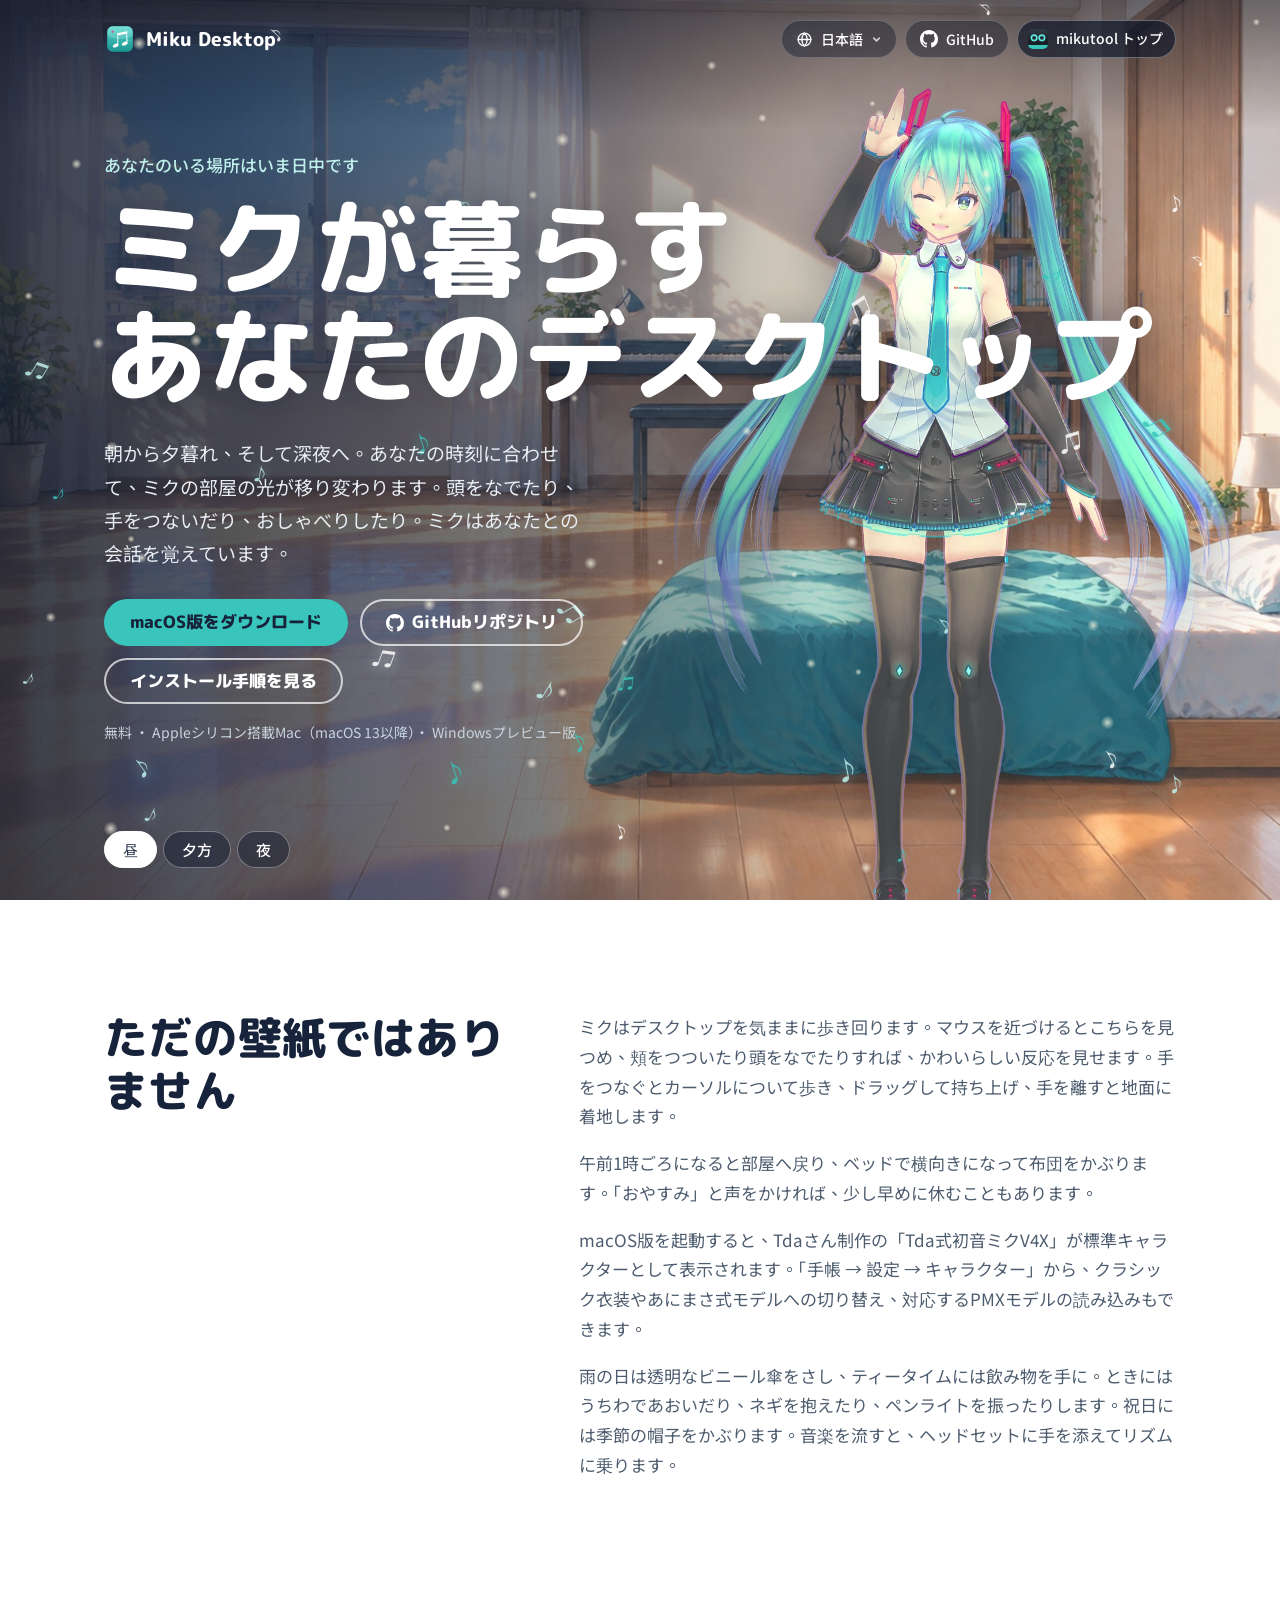
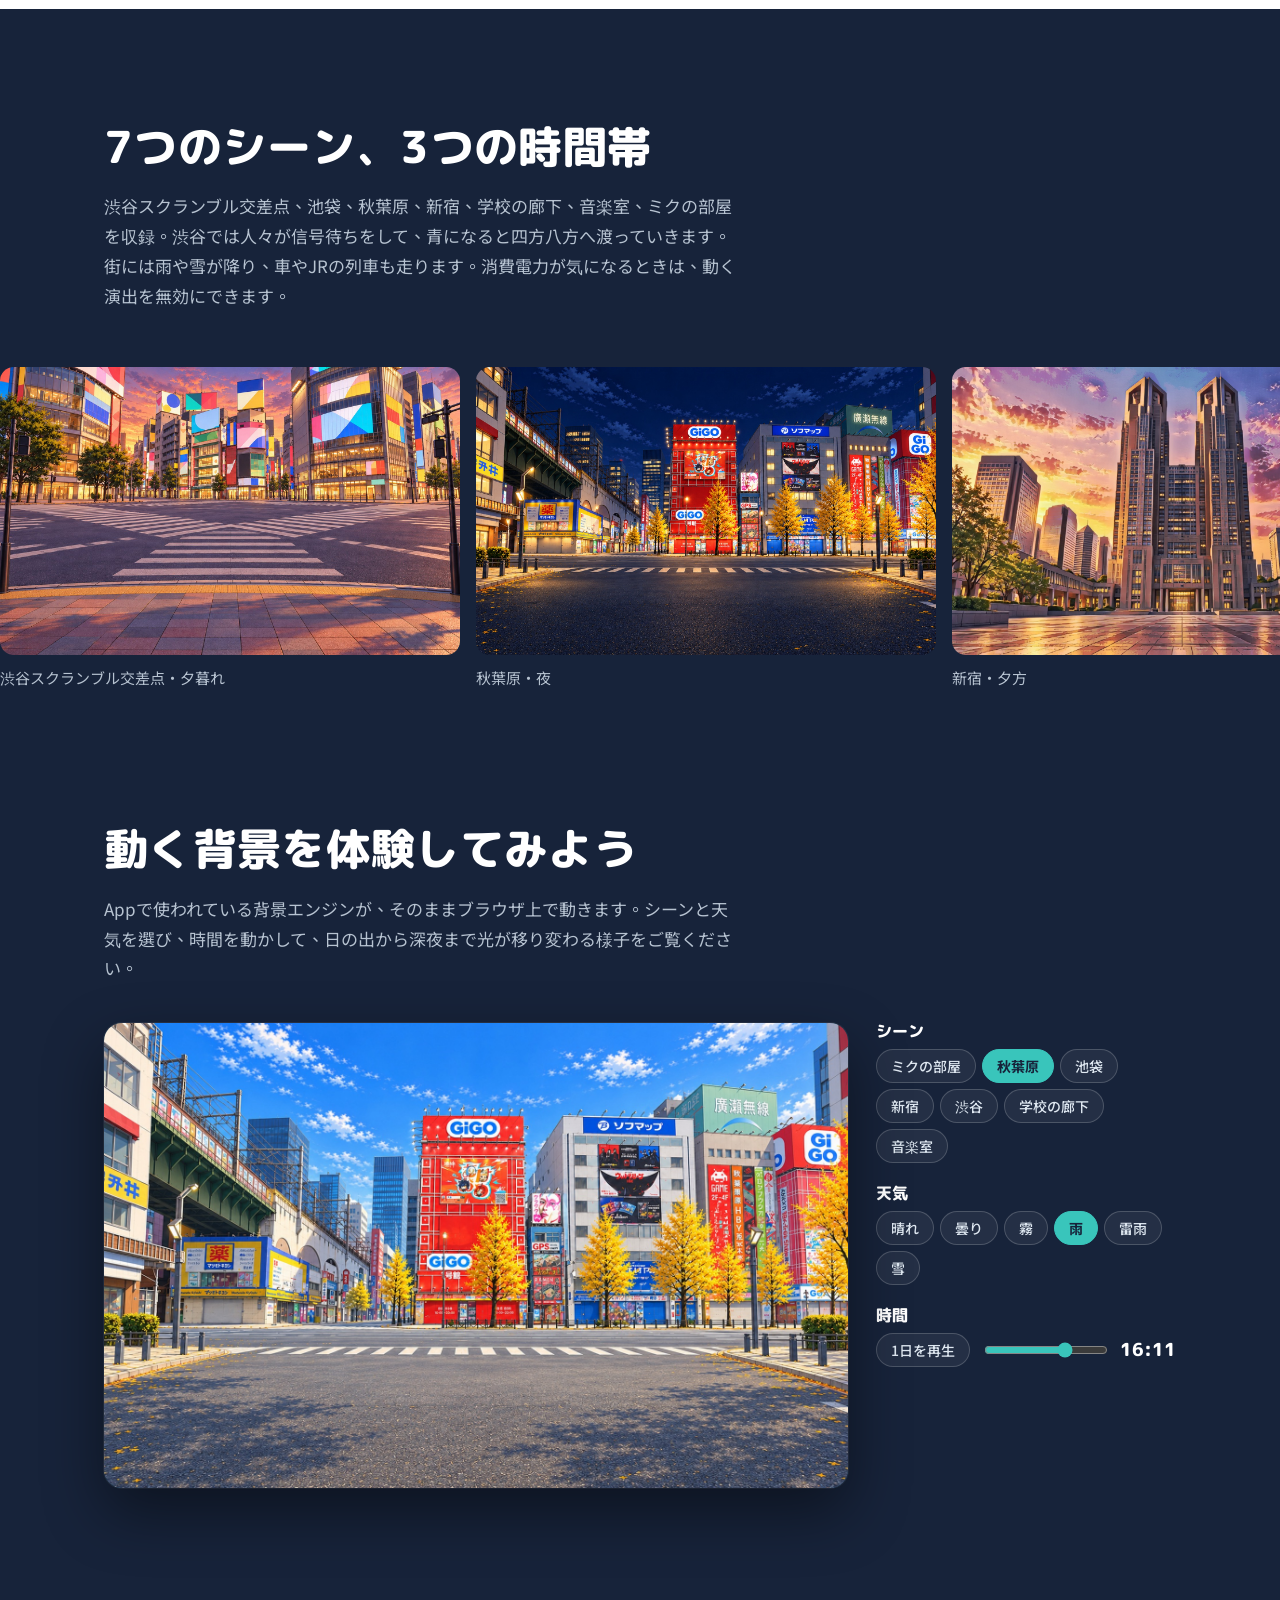
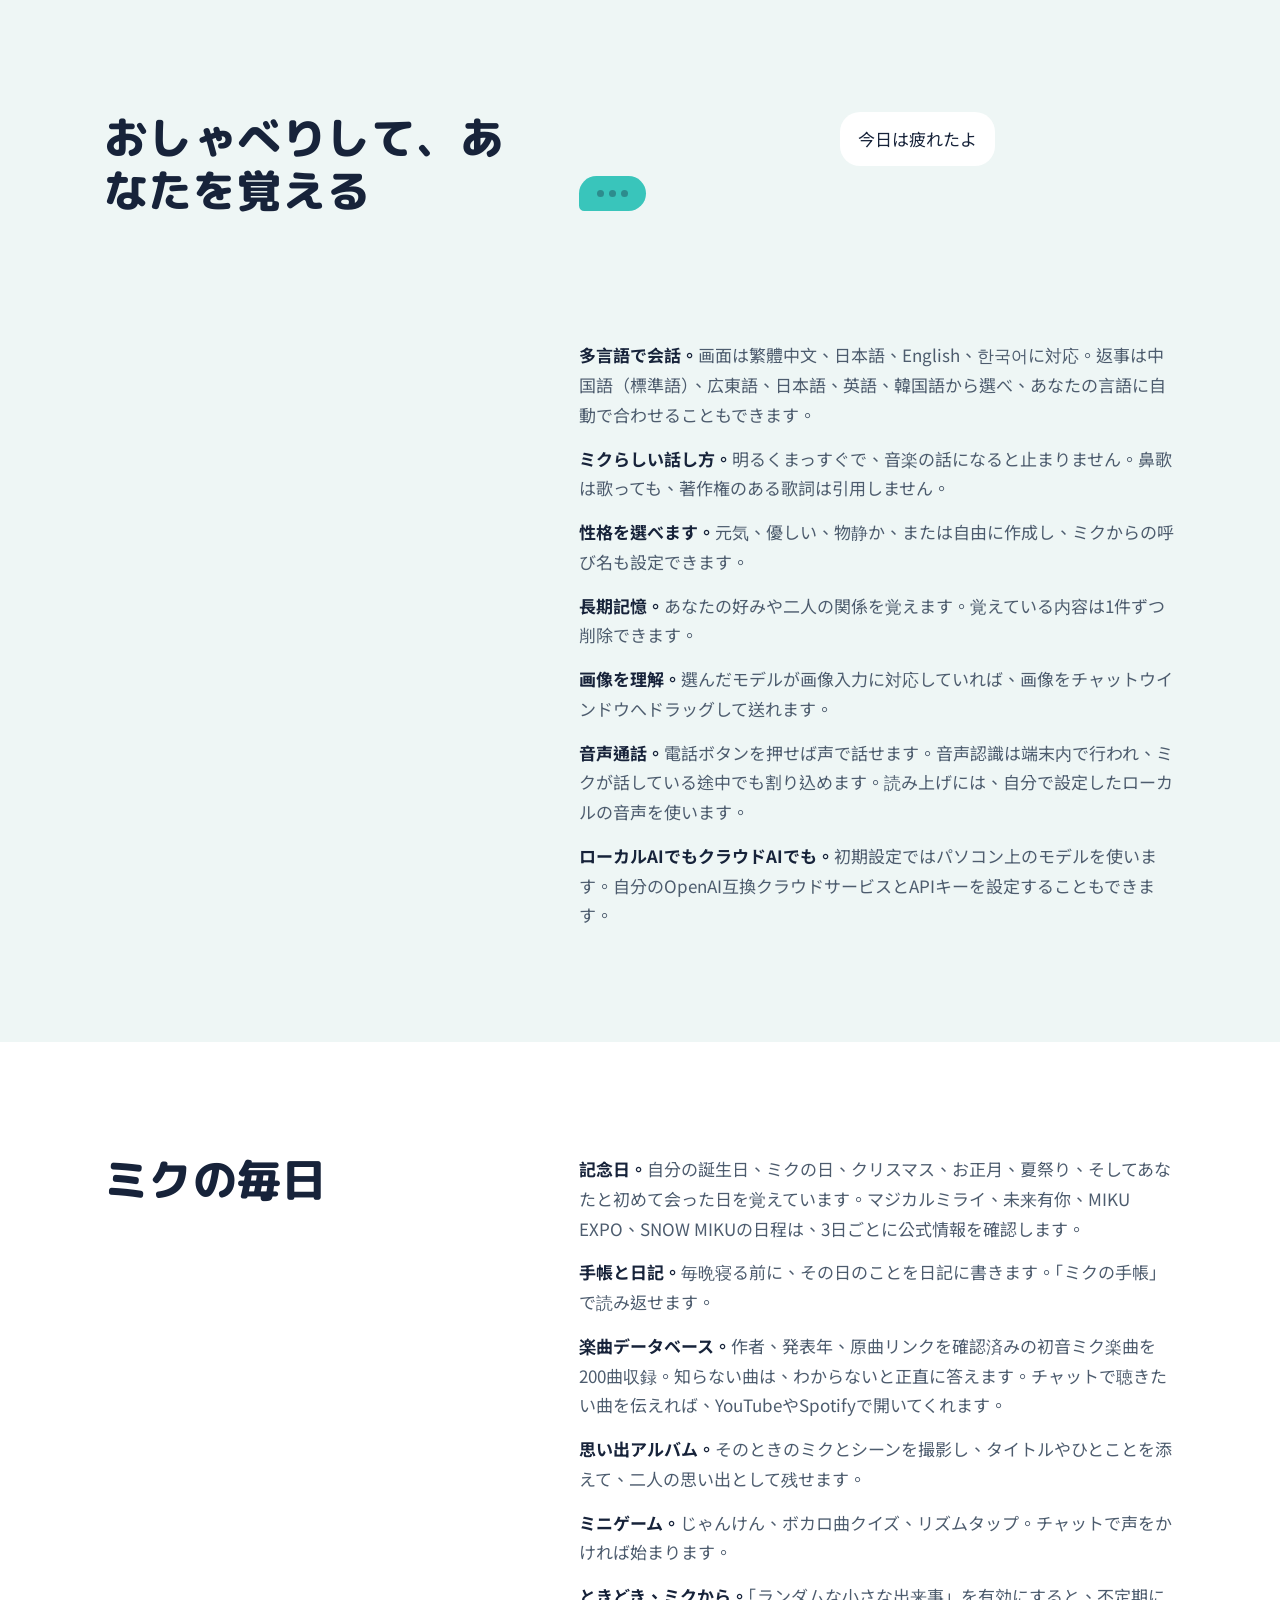
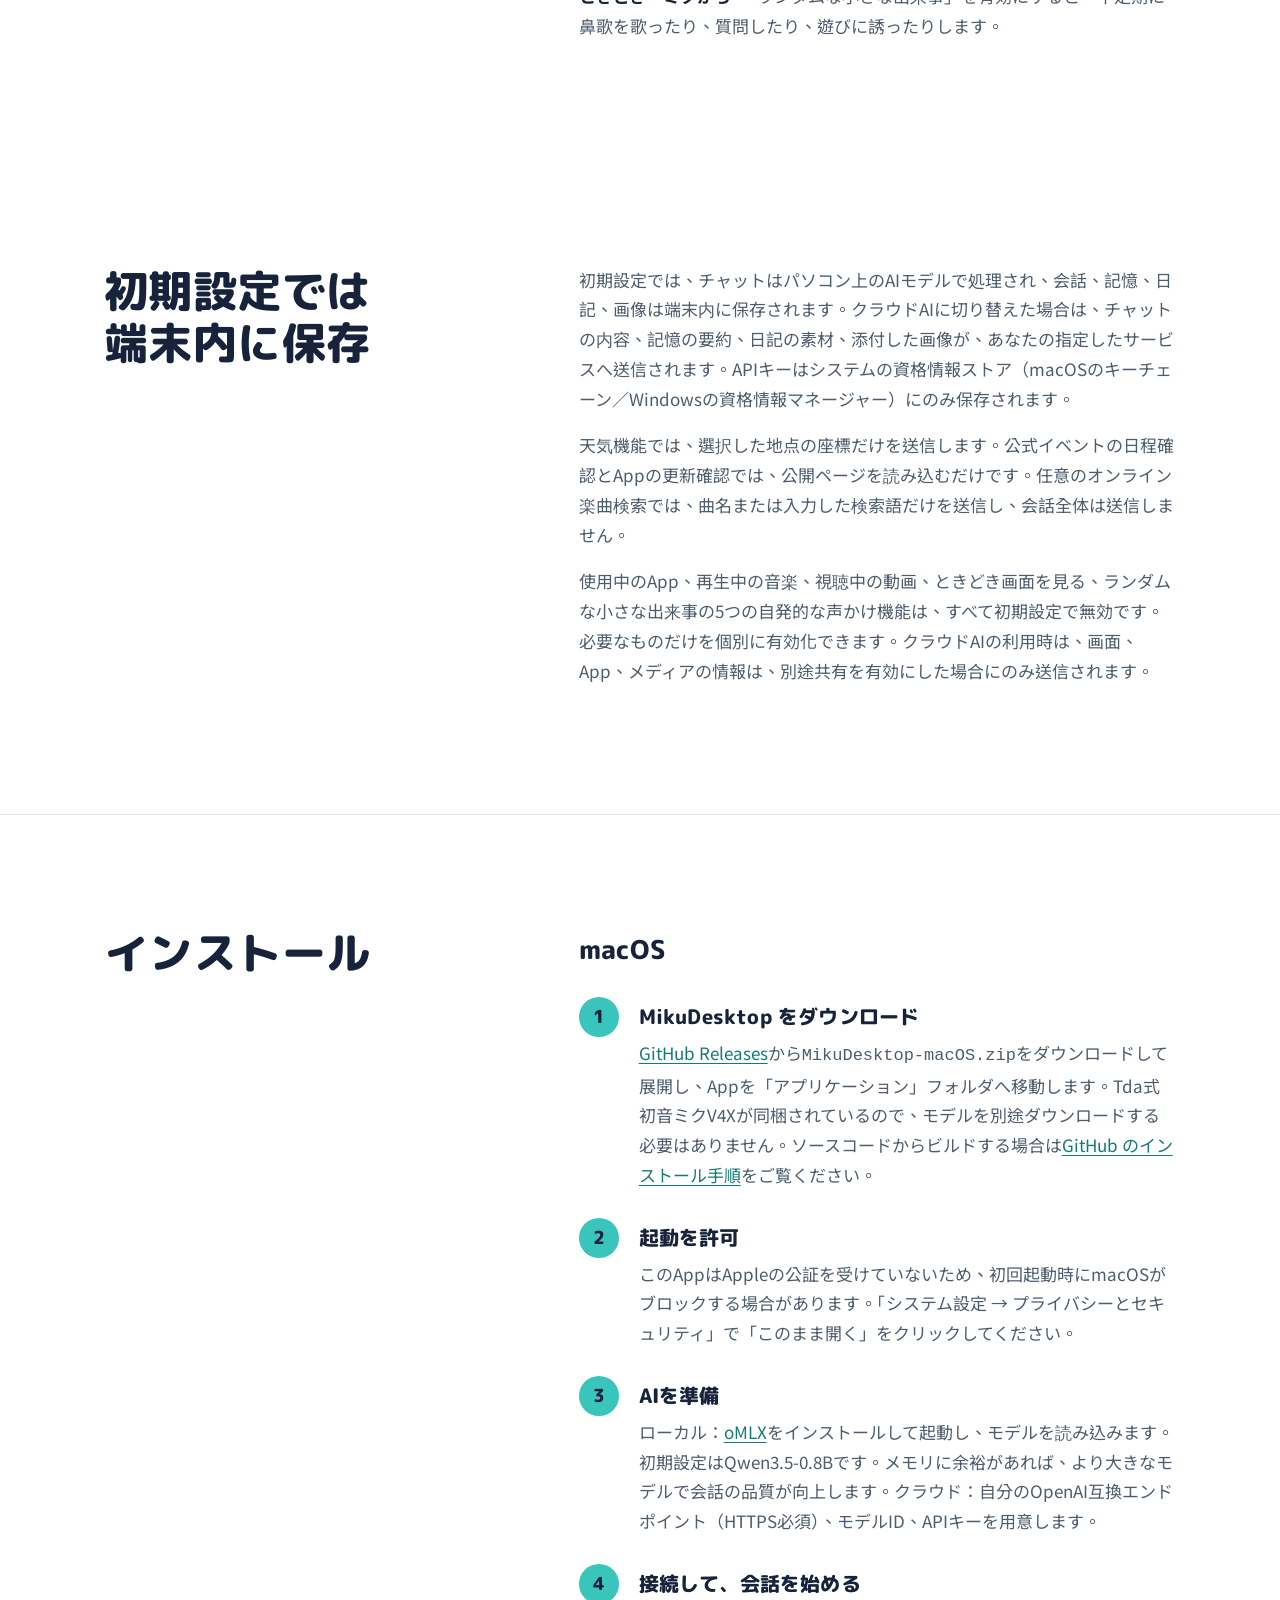
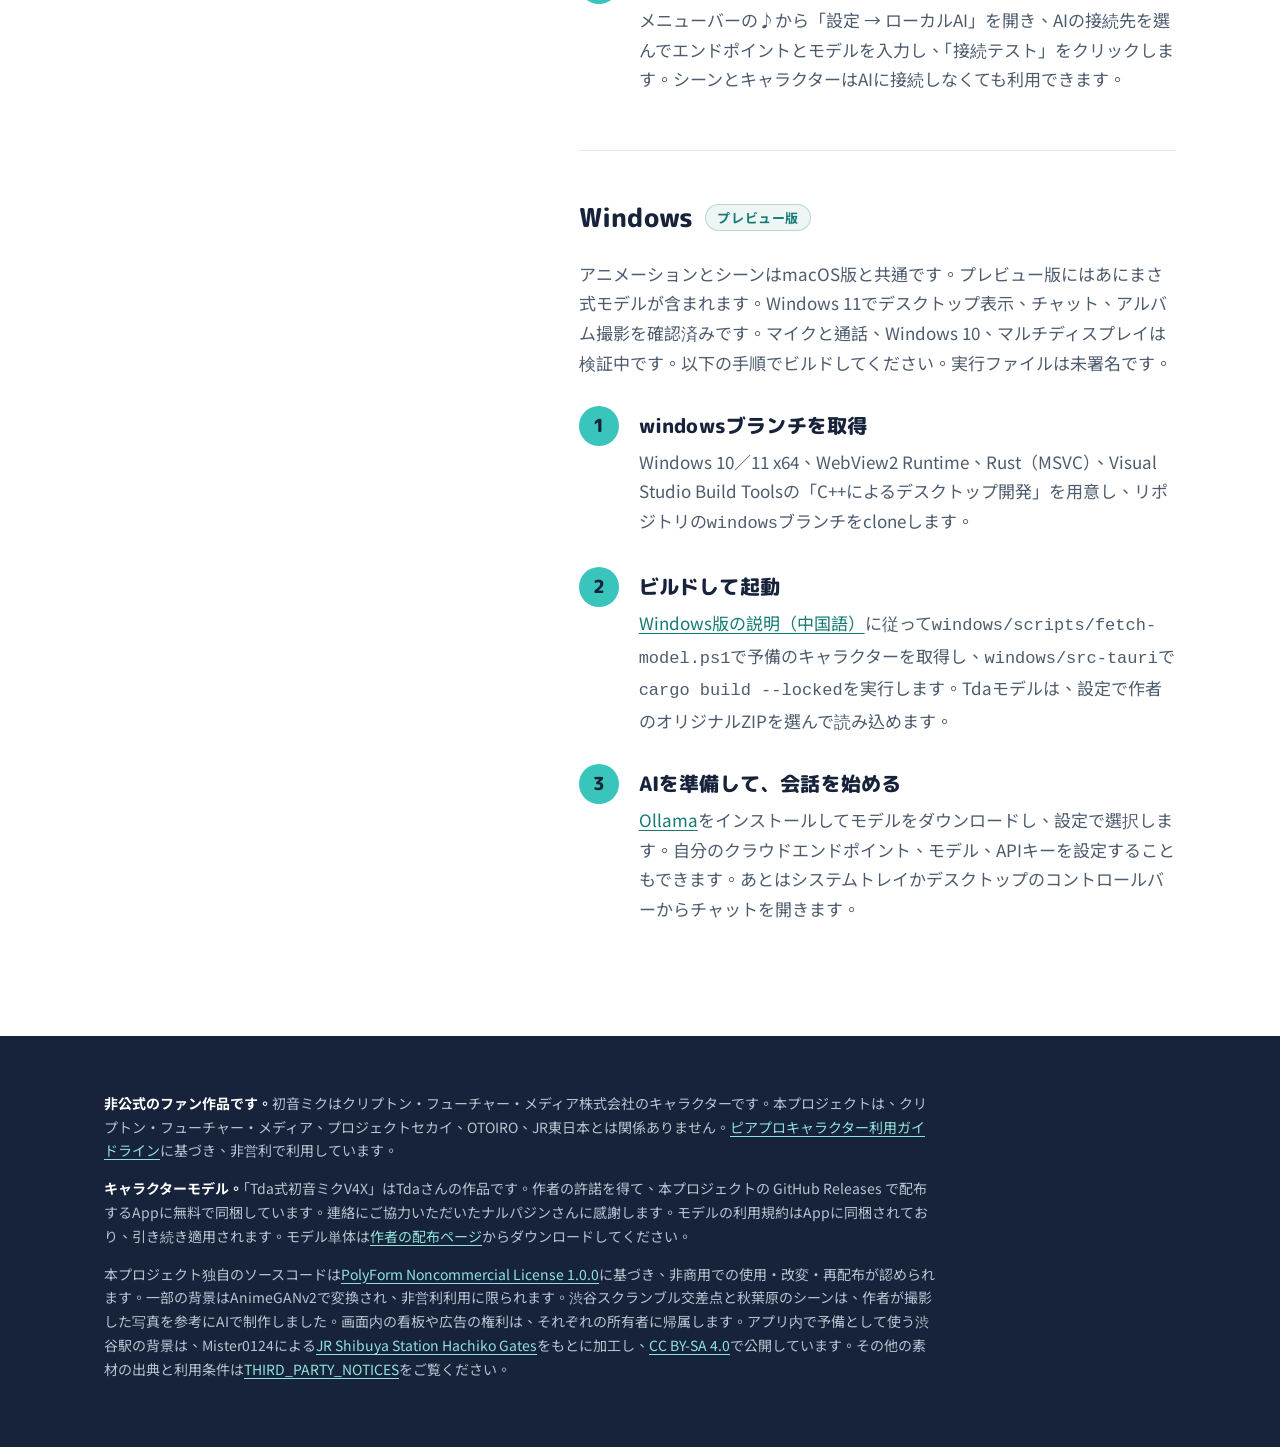
<file: website/ja/index.html>
<!doctype html>
<html lang="ja">
<head>
<meta charset="utf-8">
<meta name="viewport" content="width=device-width, initial-scale=1">
<title>Miku Desktop｜初音ミクのデスクトップアプリ</title>
<meta name="description" content="デスクトップで初音ミクと暮らそう。時間とともに移り変わるシーン、ふれあい、ローカルまたは自分で選んだクラウドAIとのチャット、記憶機能を備えた非公式ファン作品です。macOS版とWindowsプレビュー版があります。">
<meta name="robots" content="index,follow,max-image-preview:large">
<link rel="canonical" href="https://desktop.mikutool.com/ja/">
<link rel="alternate" hreflang="zh-Hant" href="https://desktop.mikutool.com/">
<link rel="alternate" hreflang="en" href="https://desktop.mikutool.com/en/">
<link rel="alternate" hreflang="ja" href="https://desktop.mikutool.com/ja/">
<link rel="alternate" hreflang="x-default" href="https://desktop.mikutool.com/">
<meta property="og:type" content="website">
<meta property="og:site_name" content="Miku Desktop">
<meta property="og:title" content="Miku Desktop｜初音ミクのデスクトップアプリ">
<meta property="og:description" content="デスクトップで初音ミクと暮らそう。時間とともに移り変わるシーン、ふれあい、ローカルまたは自分で選んだクラウドAIとのチャット、記憶機能を備えた非公式ファン作品です。macOS版とWindowsプレビュー版があります。">
<meta property="og:url" content="https://desktop.mikutool.com/ja/">
<meta property="og:locale" content="ja_JP">
<meta property="og:image" content="https://desktop.mikutool.com/assets/miku-desktop-share-v2.jpg">
<meta property="og:image:type" content="image/jpeg">
<meta property="og:image:width" content="1200">
<meta property="og:image:height" content="630">
<meta property="og:image:alt" content="夕暮れの渋谷スクランブル交差点でウインクしながらピースする Tda式初音ミクV4X。左側には Miku Desktop、macOS 版、Windows プレビュー版の表記。">
<meta name="twitter:card" content="summary_large_image">
<meta name="twitter:image" content="https://desktop.mikutool.com/assets/miku-desktop-share-v2.jpg">
<meta name="twitter:image:alt" content="夕暮れの渋谷スクランブル交差点でウインクしながらピースする Tda式初音ミクV4X。左側には Miku Desktop、macOS 版、Windows プレビュー版の表記。">
<script type="application/ld+json">
  {
    "@context": "https://schema.org",
    "@graph": [
      {
        "@type": "WebPage",
        "@id": "https://desktop.mikutool.com/ja/#webpage",
        "name": "Miku Desktop",
        "url": "https://desktop.mikutool.com/ja/",
        "description": "デスクトップで初音ミクと暮らそう。時間とともに移り変わるシーン、ふれあい、ローカルまたは自分で選んだクラウドAIとのチャット、記憶機能を備えた非公式ファン作品です。macOS版とWindowsプレビュー版があります。",
        "inLanguage": "ja",
        "isPartOf": { "@id": "https://desktop.mikutool.com/#website" },
        "mainEntity": { "@id": "https://desktop.mikutool.com/#app" }
      },
      {
        "@type": "SoftwareApplication",
        "@id": "https://desktop.mikutool.com/#app",
        "name": "Miku Desktop",
        "alternateName": "MikuDesktop",
        "url": "https://desktop.mikutool.com/",
        "operatingSystem": ["macOS", "Windows"],
        "applicationCategory": "EntertainmentApplication"
      }
    ]
  }
</script>
<link rel="icon" href="../assets/icon.png">
<link rel="preconnect" href="https://fonts.googleapis.com">
<link rel="preconnect" href="https://fonts.gstatic.com" crossorigin>
<link href="https://fonts.googleapis.com/css2?family=M+PLUS+Rounded+1c:wght@500;800&family=Noto+Sans+TC:wght@400;500;700&display=swap" rel="stylesheet">
<link rel="stylesheet" href="../style.css?v=90d3d720a8d4">
<link rel="stylesheet" href="../site-parent.css?v=448d0d6c7af9">
</head>
<body data-time="day">

<header class="hero">
  <div class="scene" aria-hidden="true">
    <img class="scene-img" data-for="day" src="../assets/room-day.jpg" alt="">
    <img class="scene-img" data-for="dusk" src="../assets/room-dusk.jpg" alt="">
    <img class="scene-img" data-for="night" src="../assets/room-night.jpg" alt="">
  </div>
  <div class="miku-wrap" id="miku-wrap">
    <img class="hero-miku" src="../assets/miku-v4x.webp" width="1000" height="1500" alt="ウインクしてピースする初音ミク（Tda式初音ミクV4X）">
  </div>
  <canvas class="particles" id="hero-particles" aria-hidden="true"></canvas>

  <nav class="topbar">
    <a class="brand" href="#"><img src="../assets/icon.png" alt="" width="32" height="32">Miku Desktop</a>
    <div class="toplinks">
      <details class="lang">
        <summary class="pill" aria-label="言語を切り替える"><svg viewBox="0 0 24 24" width="17" height="17" aria-hidden="true" fill="none" stroke="currentColor" stroke-width="1.8" stroke-linecap="round"><circle cx="12" cy="12" r="9"/><path d="M3 12h18M12 3c2.6 2.6 3.9 5.6 3.9 9s-1.3 6.4-3.9 9c-2.6-2.6-3.9-5.6-3.9-9S9.4 5.6 12 3z"/></svg><span class="lang-short">日本語</span><svg class="chev" viewBox="0 0 12 12" width="11" height="11" aria-hidden="true" fill="none" stroke="currentColor" stroke-width="1.8" stroke-linecap="round" stroke-linejoin="round"><path d="M3 4.5 6 7.5 9 4.5"/></svg></summary>
        <nav class="lang-menu" aria-label="言語を切り替える">
            <a href="../" hreflang="zh-Hant" lang="zh-Hant"><span>繁體中文</span><svg class="check" viewBox="0 0 16 16" width="15" height="15" aria-hidden="true" fill="none" stroke="currentColor" stroke-width="2" stroke-linecap="round" stroke-linejoin="round"><path d="m3.5 8.5 3 3 6-7"/></svg></a>
            <a href="../en/" hreflang="en" lang="en"><span>English</span><svg class="check" viewBox="0 0 16 16" width="15" height="15" aria-hidden="true" fill="none" stroke="currentColor" stroke-width="2" stroke-linecap="round" stroke-linejoin="round"><path d="m3.5 8.5 3 3 6-7"/></svg></a>
            <a href="./" hreflang="ja" lang="ja" aria-current="page"><span>日本語</span><svg class="check" viewBox="0 0 16 16" width="15" height="15" aria-hidden="true" fill="none" stroke="currentColor" stroke-width="2" stroke-linecap="round" stroke-linejoin="round"><path d="m3.5 8.5 3 3 6-7"/></svg></a>
        </nav>
      </details>
      <a class="pill gh" href="https://github.com/miku2339/miku_desktop" aria-label="GitHub でソースコードを見る" data-repo="miku2339/miku_desktop"><svg viewBox="0 0 16 16" width="18" height="18" aria-hidden="true"><path fill="currentColor" d="M8 0C3.58 0 0 3.58 0 8c0 3.54 2.29 6.53 5.47 7.59.4.07.55-.17.55-.38 0-.19-.01-.82-.01-1.49-2.01.37-2.53-.49-2.69-.94-.09-.23-.48-.94-.82-1.13-.28-.15-.68-.52-.01-.53.63-.01 1.08.58 1.23.82.72 1.21 1.87.87 2.33.66.07-.52.28-.87.51-1.07-1.78-.2-3.64-.89-3.64-3.95 0-.87.31-1.59.82-2.15-.08-.2-.36-1.02.08-2.12 0 0 .67-.21 2.2.82.64-.18 1.32-.27 2-.27.68 0 1.36.09 2 .27 1.53-1.04 2.2-.82 2.2-.82.44 1.1.16 1.92.08 2.12.51.56.82 1.27.82 2.15 0 3.07-1.87 3.75-3.65 3.95.29.25.54.73.54 1.48 0 1.07-.01 1.93-.01 2.2 0 .21.15.46.55.38A8.013 8.013 0 0016 8c0-4.42-3.58-8-8-8z"/></svg><span class="gh-text">GitHub</span><span class="stars" hidden title="GitHub のスター数"><svg viewBox="0 0 16 16" width="13" height="13" aria-hidden="true"><path fill="currentColor" d="M8 .8l2.2 4.6 5 .7-3.6 3.5.9 5L8 12.2 3.5 14.6l.9-5L.8 6.1l5-.7z"/></svg><b></b></span></a>
    </div>
    <a class="site-parent" href="https://mikutool.com/ja/" aria-label="mikutool トップ"><img src="../assets/mikutool.svg" width="22" height="22" alt=""><span class="parent-label"><span class="parent-name">mikutool </span>トップ</span></a>
  </nav>

  <div class="hero-copy">
    <p class="clock" id="clock">あなたの地域は今、昼です</p>
    <h1><span class="line">ミクが暮らす</span><span class="line">あなたのデスクトップ</span></h1>
    <p class="lede">朝から夕暮れ、そして深夜へ。あなたの時刻に合わせて、ミクの部屋の光が移り変わります。頭をなでたり、手をつないだり、おしゃべりしたり。ミクはあなたとの会話を覚えています。</p>
    <div class="cta-row">
      <a class="btn primary" href="https://github.com/miku2339/miku_desktop/releases/latest">macOS版をダウンロード</a>
      <a class="btn ghost repo" id="repo-link" href="https://github.com/miku2339/miku_desktop">
        <svg viewBox="0 0 16 16" width="18" height="18" aria-hidden="true"><path fill="currentColor" d="M8 0C3.58 0 0 3.58 0 8c0 3.54 2.29 6.53 5.47 7.59.4.07.55-.17.55-.38 0-.19-.01-.82-.01-1.49-2.01.37-2.53-.49-2.69-.94-.09-.23-.48-.94-.82-1.13-.28-.15-.68-.52-.01-.53.63-.01 1.08.58 1.23.82.72 1.21 1.87.87 2.33.66.07-.52.28-.87.51-1.07-1.78-.2-3.64-.89-3.64-3.95 0-.87.31-1.59.82-2.15-.08-.2-.36-1.02.08-2.12 0 0 .67-.21 2.2.82.64-.18 1.32-.27 2-.27.68 0 1.36.09 2 .27 1.53-1.04 2.2-.82 2.2-.82.44 1.1.16 1.92.08 2.12.51.56.82 1.27.82 2.15 0 3.07-1.87 3.75-3.65 3.95.29.25.54.73.54 1.48 0 1.07-.01 1.93-.01 2.2 0 .21.15.46.55.38A8.013 8.013 0 0016 8c0-4.42-3.58-8-8-8z"/></svg>
        GitHubリポジトリ
      </a>
      <a class="btn ghost" href="#install">インストール手順を見る</a>
    </div>
    <p class="req">無料 · Appleシリコン搭載Mac（macOS 13以降）· Windowsプレビュー版</p>
  </div>

  <div class="dial" role="group" aria-label="シーンの時間帯を切り替える">
    <button type="button" data-set="day" aria-pressed="true">昼</button>
    <button type="button" data-set="dusk" aria-pressed="false">夕方</button>
    <button type="button" data-set="night" aria-pressed="false">夜</button>
  </div>
</header>

<main>

<section class="band">
  <div class="wrap two reveal">
    <h2>ただの壁紙ではありません</h2>
    <div class="prose">
      <p>ミクはデスクトップを気ままに歩き回ります。マウスを近づけるとこちらを見つめ、頬をつついたり頭をなでたりすれば、かわいらしい反応を見せます。手をつなぐとカーソルについて歩き、ドラッグして持ち上げ、手を離すと地面に着地します。</p>
      <p>午前1時ごろになると部屋へ戻り、ベッドで横向きになって布団をかぶります。「おやすみ」と声をかければ、少し早めに休むこともあります。</p>
      <p>macOS版を起動すると、Tdaさん制作の「Tda式初音ミクV4X」が標準キャラクターとして表示されます。「手帳 → 設定 → キャラクター」から、クラシック衣装やあにまさ式モデルへの切り替え、対応するPMXモデルの読み込みもできます。</p>
      <p>雨の日は透明なビニール傘をさし、ティータイムには飲み物を手に。ときにはうちわであおいだり、ネギを抱えたり、ペンライトを振ったりします。祝日には季節の帽子をかぶります。音楽を流すと、ヘッドセットに手を添えてリズムに乗ります。</p>
    </div>
  </div>
</section>

<section class="streets">
  <canvas class="particles" id="street-particles" aria-hidden="true"></canvas>
  <div class="wrap reveal">
    <h2>7つのシーン、3つの時間帯</h2>
    <p class="sub">渋谷スクランブル交差点、池袋、秋葉原、新宿、学校の廊下、音楽室、ミクの部屋を収録。渋谷では人々が信号待ちをして、青になると四方八方へ渡っていきます。街には雨や雪が降り、車やJRの列車も走ります。消費電力が気になるときは、動く演出を無効にできます。</p>
  </div>
  <div class="strip reveal" tabindex="0" aria-label="左右にスクロールできるシーン画像">
    <figure><img src="../assets/shibuya-scramble-dusk.jpg" alt="夕暮れの渋谷スクランブル交差点" loading="lazy"><figcaption>渋谷スクランブル交差点・夕暮れ</figcaption></figure>
    <figure><img src="../assets/gigo-night.jpg" alt="GiGO秋葉原1号館の夜景" loading="lazy"><figcaption>秋葉原・夜</figcaption></figure>
    <figure><img src="../assets/shinjuku-dusk.jpg" alt="夕暮れの新宿" loading="lazy"><figcaption>新宿・夕方</figcaption></figure>
    <figure><img src="../assets/ikebukuro-day.jpg" alt="昼の池袋" loading="lazy"><figcaption>池袋・昼</figcaption></figure>
    <figure><img src="../assets/hallway-dusk.jpg" alt="夕暮れの学校の廊下" loading="lazy"><figcaption>学校の廊下・夕方</figcaption></figure>
    <figure><img src="../assets/musicroom-day.jpg" alt="昼の音楽室" loading="lazy"><figcaption>音楽室・昼</figcaption></figure>
  </div>
</section>

<section class="live" id="live">
  <div class="wrap reveal">
    <h2>動く背景を体験してみよう</h2>
    <p class="sub">Appで使われている背景エンジンが、そのままブラウザ上で動きます。シーンと天気を選び、時間を動かして、日の出から深夜まで光が移り変わる様子をご覧ください。</p>
  </div>
  <div class="wrap live-body">
    <div class="live-frame">
      <iframe id="live-demo" src="../demo/index.html" title="動く背景のデモ" loading="lazy"></iframe>
    </div>
    <div class="live-controls">
      <fieldset>
        <legend>シーン</legend>
        <div class="chips" data-key="scene">
          <button type="button" data-value="room" aria-pressed="false">ミクの部屋</button>
          <button type="button" data-value="akihabara" aria-pressed="true">秋葉原</button>
          <button type="button" data-value="ikebukuro" aria-pressed="false">池袋</button>
          <button type="button" data-value="shinjuku" aria-pressed="false">新宿</button>
          <button type="button" data-value="shibuya" aria-pressed="false">渋谷</button>
          <button type="button" data-value="hallway" aria-pressed="false">学校の廊下</button>
          <button type="button" data-value="musicroom" aria-pressed="false">音楽室</button>
        </div>
      </fieldset>
      <fieldset>
        <legend>天気</legend>
        <div class="chips" data-key="weather">
          <button type="button" data-value="clear" aria-pressed="false">晴れ</button>
          <button type="button" data-value="cloudy" aria-pressed="false">曇り</button>
          <button type="button" data-value="fog" aria-pressed="false">霧</button>
          <button type="button" data-value="rain" aria-pressed="true">雨</button>
          <button type="button" data-value="storm" aria-pressed="false">雷雨</button>
          <button type="button" data-value="snow" aria-pressed="false">雪</button>
        </div>
      </fieldset>
      <fieldset>
        <legend>時間</legend>
        <div class="time-row">
          <button type="button" class="play" id="live-play" aria-pressed="false">1日を再生</button>
          <input type="range" id="live-hour" min="0" max="23.99" step="0.05" value="12" aria-label="時間">
          <output id="live-clock" for="live-hour">12:00</output>
        </div>
      </fieldset>
    </div>
  </div>
</section>

<section class="band chat">
  <div class="wrap two reveal">
    <h2>おしゃべりして、あなたを覚える</h2>
    <div>
      <div class="bubbles" aria-label="会話の例">
        <p class="you">今日は疲れたよ</p>
        <p class="typing" aria-hidden="true"><span></span><span></span><span></span></p>
        <p class="her">お疲れさま～。元気が出る曲を歌おうか？♪</p>
      </div>
      <ul class="facts">
        <li><b>多言語で会話。</b>画面は繁體中文、日本語、English、한국어に対応。返事は中国語（標準語）、広東語、日本語、英語、韓国語から選べ、あなたの言語に自動で合わせることもできます。</li>
        <li><b>ミクらしい話し方。</b>明るくまっすぐで、音楽の話になると止まりません。鼻歌は歌っても、著作権のある歌詞は引用しません。</li>
        <li><b>性格を選べます。</b>元気、優しい、物静か、または自由に作成し、ミクからの呼び名も設定できます。</li>
        <li><b>長期記憶。</b>あなたの好みや二人の関係を覚えます。覚えている内容は1件ずつ削除できます。</li>
        <li><b>画像を理解。</b>選んだモデルが画像入力に対応していれば、画像をチャットウインドウへドラッグして送れます。</li>
        <li><b>音声通話。</b>電話ボタンを押せば声で話せます。音声認識は端末内で行われ、ミクが話している途中でも割り込めます。読み上げには、自分で設定したローカルの音声を使います。</li>
        <li><b>ローカルAIでもクラウドAIでも。</b>初期設定ではパソコン上のモデルを使います。自分のOpenAI互換クラウドサービスとAPIキーを設定することもできます。</li>
      </ul>
    </div>
  </div>
</section>

<section class="band daily">
  <div class="wrap two reveal">
    <h2>ミクの毎日</h2>
    <ul class="facts">
      <li><b>記念日。</b>自分の誕生日、ミクの日、クリスマス、お正月、夏祭り、そしてあなたと初めて会った日を覚えています。マジカルミライ、未来有你、MIKU EXPO、SNOW MIKUの日程は、3日ごとに公式情報を確認します。</li>
      <li><b>手帳と日記。</b>毎晩寝る前に、その日のことを日記に書きます。「ミクの手帳」で読み返せます。</li>
      <li><b>楽曲データベース。</b>作者、発表年、原曲リンクを確認済みの初音ミク楽曲を200曲収録。知らない曲は、わからないと正直に答えます。チャットで聴きたい曲を伝えれば、YouTubeやSpotifyで開いてくれます。</li>
      <li><b>思い出アルバム。</b>そのときのミクとシーンを撮影し、タイトルやひとことを添えて、二人の思い出として残せます。</li>
      <li><b>ミニゲーム。</b>じゃんけん、ボカロ曲クイズ、リズムタップ。チャットで声をかければ始まります。</li>
      <li><b>ときどき、ミクから。</b>「ランダムな小さな出来事」を有効にすると、不定期に鼻歌を歌ったり、質問したり、遊びに誘ったりします。</li>
    </ul>
  </div>
</section>

<section class="band private">
  <div class="wrap two reveal">
    <h2>初期設定では<br>端末内に保存</h2>
    <div class="prose">
      <p>初期設定では、チャットはパソコン上のAIモデルで処理され、会話、記憶、日記、画像は端末内に保存されます。クラウドAIに切り替えた場合は、チャットの内容、記憶の要約、日記の素材、添付した画像が、あなたの指定したサービスへ送信されます。APIキーはシステムの資格情報ストア（macOSのキーチェーン／Windowsの資格情報マネージャー）にのみ保存されます。</p>
      <p>天気機能では、選択した地点の座標だけを送信します。公式イベントの日程確認とAppの更新確認では、公開ページを読み込むだけです。任意のオンライン楽曲検索では、曲名または入力した検索語だけを送信し、会話全体は送信しません。</p>
      <p>使用中のApp、再生中の音楽、視聴中の動画、ときどき画面を見る、ランダムな小さな出来事の5つの自発的な声かけ機能は、すべて初期設定で無効です。必要なものだけを個別に有効化できます。クラウドAIの利用時は、画面、App、メディアの情報は、別途共有を有効にした場合にのみ送信されます。</p>
    </div>
  </div>
</section>

<section class="band install" id="install">
  <div class="wrap two reveal">
    <h2>インストール</h2>
    <div class="platforms">
    <h3 class="platform">macOS</h3>
    <ol class="steps">
      <li>
        <h3>MikuDesktop をダウンロード</h3>
        <p><a href="https://github.com/miku2339/miku_desktop/releases/latest">GitHub Releases</a>から<code>MikuDesktop-macOS.zip</code>をダウンロードして展開し、Appを「アプリケーション」フォルダへ移動します。Tda式初音ミクV4Xが同梱されているので、モデルを別途ダウンロードする必要はありません。ソースコードからビルドする場合は<a href="https://github.com/miku2339/miku_desktop/blob/main/README.ja.md#インストールとビルド">GitHub のインストール手順</a>をご覧ください。</p>
      </li>
      <li>
        <h3>起動を許可</h3>
        <p>このAppはAppleの公証を受けていないため、初回起動時にmacOSがブロックする場合があります。「システム設定 → プライバシーとセキュリティ」で「このまま開く」をクリックしてください。</p>
      </li>
      <li>
        <h3>AIを準備</h3>
        <p>ローカル：<a href="https://github.com/jundot/omlx">oMLX</a>をインストールして起動し、モデルを読み込みます。初期設定はQwen3.5-0.8Bです。メモリに余裕があれば、より大きなモデルで会話の品質が向上します。クラウド：自分のOpenAI互換エンドポイント（HTTPS必須）、モデルID、APIキーを用意します。</p>
      </li>
      <li>
        <h3>接続して、会話を始める</h3>
        <p>メニューバーの♪から「設定 → ローカルAI」を開き、AIの接続先を選んでエンドポイントとモデルを入力し、「接続テスト」をクリックします。シーンとキャラクターはAIに接続しなくても利用できます。</p>
      </li>
    </ol>
    <h3 class="platform">Windows <span class="tag">プレビュー版</span></h3>
    <p class="platform-note">アニメーションとシーンはmacOS版と共通です。プレビュー版にはあにまさ式モデルが含まれます。Windows 11でデスクトップ表示、チャット、アルバム撮影を確認済みです。マイクと通話、Windows 10、マルチディスプレイは検証中です。以下の手順でビルドしてください。実行ファイルは未署名です。</p>
    <ol class="steps">
      <li>
        <h3>windowsブランチを取得</h3>
        <p>Windows 10／11 x64、WebView2 Runtime、Rust（MSVC）、Visual Studio Build Toolsの「C++によるデスクトップ開発」を用意し、リポジトリの<code>windows</code>ブランチをcloneします。</p>
      </li>
      <li>
        <h3>ビルドして起動</h3>
        <p><a href="https://github.com/miku2339/miku_desktop/blob/windows/windows/README.md">Windows版の説明（中国語）</a>に従って<code>windows/scripts/fetch-model.ps1</code>で予備のキャラクターを取得し、<code>windows/src-tauri</code>で<code>cargo build --locked</code>を実行します。Tdaモデルは、設定で作者のオリジナルZIPを選んで読み込めます。</p>
      </li>
      <li>
        <h3>AIを準備して、会話を始める</h3>
        <p><a href="https://ollama.com/">Ollama</a>をインストールしてモデルをダウンロードし、設定で選択します。自分のクラウドエンドポイント、モデル、APIキーを設定することもできます。あとはシステムトレイかデスクトップのコントロールバーからチャットを開きます。</p>
      </li>
    </ol>
    </div>
  </div>
</section>

</main>

<footer class="foot">
  <div class="wrap">
    <p><b>非公式のファン作品です。</b>初音ミクはクリプトン・フューチャー・メディア株式会社のキャラクターです。本プロジェクトは、クリプトン・フューチャー・メディア、プロジェクトセカイ、OTOIRO、JR東日本とは関係ありません。<a href="https://piapro.jp/license/character_guideline">ピアプロキャラクター利用ガイドライン</a>に基づき、非営利で利用しています。</p>
    <p><b>キャラクターモデル。</b>「Tda式初音ミクV4X」はTdaさんの作品です。作者の許諾を得て、本プロジェクトの GitHub Releases で配布するAppに無料で同梱しています。連絡にご協力いただいたナルパジンさんに感謝します。モデルの利用規約はAppに同梱されており、引き続き適用されます。モデル単体は<a href="https://bowlroll.net/file/146088">作者の配布ページ</a>からダウンロードしてください。</p>
    <p>本プロジェクト独自のソースコードは<a href="https://github.com/miku2339/miku_desktop/blob/main/LICENSE">PolyForm Noncommercial License 1.0.0</a>に基づき、非商用での使用・改変・再配布が認められます。一部の背景はAnimeGANv2で変換され、非営利利用に限られます。渋谷スクランブル交差点と秋葉原のシーンは、作者が撮影した写真を参考にAIで制作しました。画面内の看板や広告の権利は、それぞれの所有者に帰属します。アプリ内で予備として使う渋谷駅の背景は、Mister0124による<a href="https://commons.wikimedia.org/wiki/File:JR_Shibuya_Station_Hachiko_Gates.jpg">JR Shibuya Station Hachiko Gates</a>をもとに加工し、<a href="https://creativecommons.org/licenses/by-sa/4.0/">CC BY-SA 4.0</a>で公開しています。その他の素材の出典と利用条件は<a href="https://github.com/miku2339/miku_desktop/blob/main/THIRD_PARTY_NOTICES.md">THIRD_PARTY_NOTICES</a>をご覧ください。</p>
  </div>
</footer>

<script src="../script.js?v=98a42e5ab504"></script>
</body>
</html>
</file>
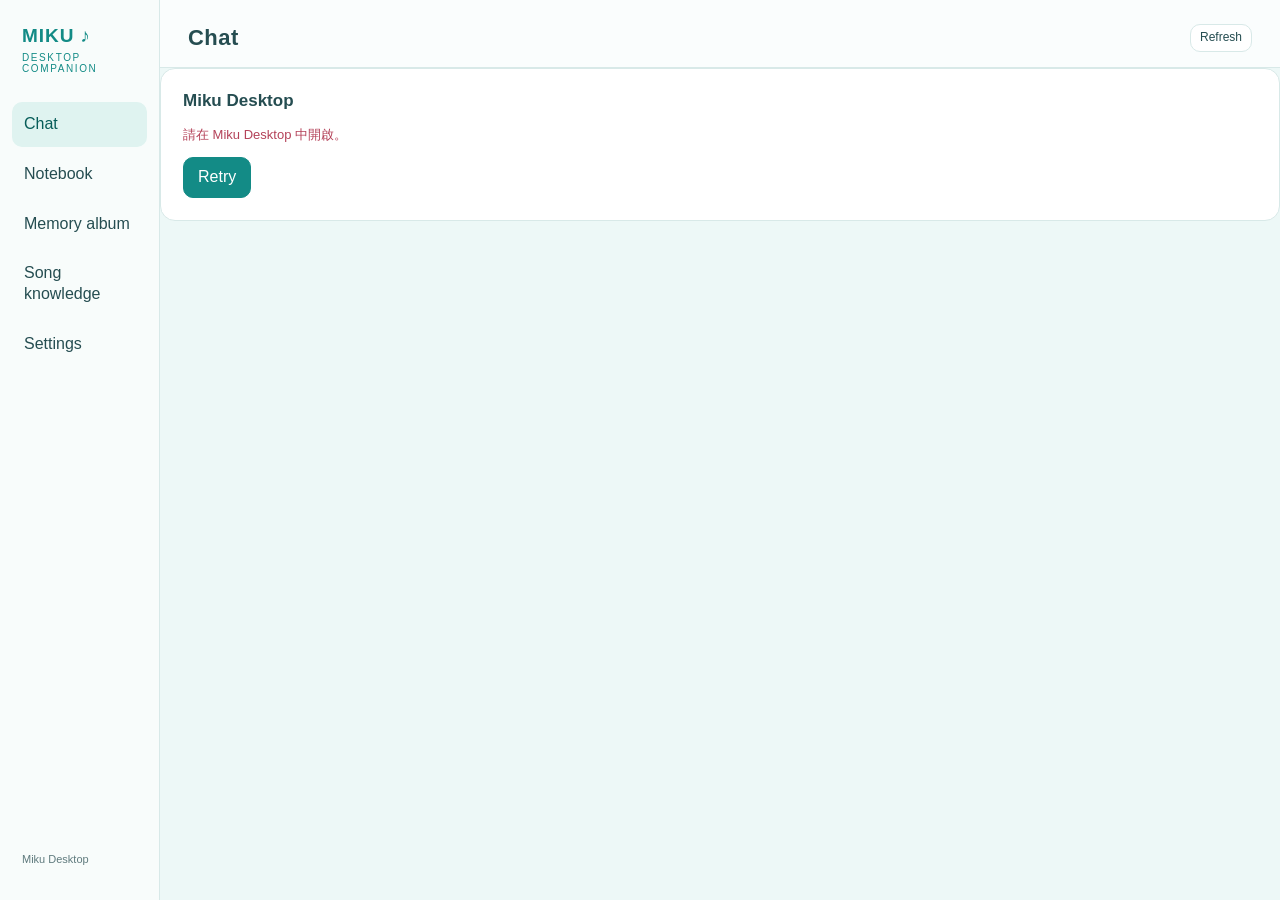
<file: windows/ui/index.html>
<!doctype html>
<html lang="zh-Hant">
<head>
  <meta charset="utf-8">
  <meta name="viewport" content="width=device-width, initial-scale=1">
  <meta name="color-scheme" content="light dark">
  <title>Miku Desktop</title>
  <link rel="stylesheet" href="./style.css">
</head>
<body>
  <div id="app"></div>
  <div id="notice" class="notice" role="status" aria-live="polite" hidden></div>
  <dialog id="confirm-dialog" aria-labelledby="confirm-title">
    <form method="dialog">
      <h2 id="confirm-title"></h2>
      <p id="confirm-detail"></p>
      <label id="confirm-label" hidden><span id="confirm-prompt"></span><input id="confirm-word" autocomplete="off"></label>
      <div class="actions"><button id="confirm-cancel" value="cancel"></button><button id="confirm-ok" class="danger" value="ok"></button></div>
    </form>
  </dialog>
  <script type="module" src="./app.mjs"></script>
</body>
</html>
</file>
<file: website/style.css>
:root {
  --teal: #39c5bb;
  --teal-deep: #137a74;
  --ink: #17233a;
  --mist: #eef6f5;
  --paper: #ffffff;
  --muted: #4d5c6e;
  --round: "M PLUS Rounded 1c", "Noto Sans TC", sans-serif;
  --body: "Noto Sans TC", "PingFang TC", sans-serif;
}

* { box-sizing: border-box; }
html { scroll-behavior: smooth; }
body {
  margin: 0;
  background: var(--paper);
  color: var(--ink);
  font: 400 17px/1.75 var(--body);
  -webkit-font-smoothing: antialiased;
}
img { display: block; max-width: 100%; }
a { color: var(--teal-deep); text-underline-offset: 3px; }
a:focus-visible, button:focus-visible, select:focus-visible, .strip:focus-visible {
  outline: 3px solid var(--teal);
  outline-offset: 3px;
}
h1, h2, h3 { font-family: var(--round); font-weight: 800; margin: 0; letter-spacing: 0.01em; }
p { margin: 0 0 1em; }

.wrap { max-width: 1120px; margin: 0 auto; padding: 0 24px; }

/* Hero: the room at the visitor's time of day */
.hero {
  position: relative;
  min-height: clamp(640px, 100svh, 960px);
  overflow: hidden;
  color: #fff;
  display: grid;
  grid-template-rows: auto 1fr auto;
  grid-template-columns: minmax(0, 1fr);
  isolation: isolate;
}
.scene, .scene-img { position: absolute; inset: 0; z-index: -2; }
.scene { transition: transform 0.8s cubic-bezier(.2,.7,.3,1); }
.scene-img {
  width: 100%; height: 100%; object-fit: cover;
  opacity: 0;
  transition: opacity 1.4s ease;
}
body[data-time="day"] .scene-img[data-for="day"],
body[data-time="dusk"] .scene-img[data-for="dusk"],
body[data-time="night"] .scene-img[data-for="night"] { opacity: 1; }
.hero::after {
  content: "";
  position: absolute; inset: 0; z-index: -1;
  background:
    linear-gradient(180deg, rgba(14, 22, 40, 0.5) 0, rgba(14, 22, 40, 0) 130px),
    linear-gradient(90deg, rgba(14, 22, 40, 0.82) 0%, rgba(14, 22, 40, 0.55) 42%, rgba(14, 22, 40, 0) 70%);
}
.miku-wrap {
  position: absolute;
  right: max(2vw, calc(50% - 600px));
  bottom: -4%;
  height: 96%;
  max-width: 48%;
  z-index: -1;
  transform: translate3d(var(--px, 0px), var(--py, 0px), 0);
  transition: transform 0.6s cubic-bezier(.2,.7,.3,1);
}
.hero-miku {
  height: 100%;
  width: auto;
  max-width: 100%;
  object-fit: contain;
  object-position: bottom;
  filter: drop-shadow(0 18px 30px rgba(10, 16, 30, 0.45));
  transition: filter 1.4s ease;
  transform-origin: 50% 100%;
  animation: miku-in 1.4s cubic-bezier(.2,.8,.2,1) both, sway 6s ease-in-out 1.4s infinite;
  cursor: pointer;
}
body[data-time="dusk"] .hero-miku { filter: drop-shadow(0 18px 30px rgba(10,16,30,.45)) sepia(.25) saturate(1.1) brightness(.92); }
body[data-time="night"] .hero-miku { filter: drop-shadow(0 18px 30px rgba(0,0,0,.5)) brightness(.64) saturate(.8) hue-rotate(-10deg); }
.hero-miku.poked { animation: poke 0.5s cubic-bezier(.3,1.6,.5,1); }
@keyframes miku-in { from { opacity: 0; transform: translateY(40px) scale(.96); } to { opacity: 1; transform: none; } }
@keyframes sway {
  0%, 100% { transform: translateY(0) rotate(0deg); }
  50% { transform: translateY(-10px) rotate(-0.6deg); }
}
@keyframes poke {
  0% { transform: scale(1); }
  35% { transform: scale(1.03, .97) translateY(4px); }
  70% { transform: scale(.99, 1.02) translateY(-8px); }
  100% { transform: none; }
}

.particles {
  position: absolute; inset: 0;
  width: 100%; height: 100%;
  pointer-events: none;
}
.hero .particles { z-index: 0; }
.topbar, .hero-copy, .dial { position: relative; z-index: 1; }

.topbar {
  z-index: 2;
  display: grid; grid-template-columns: 1fr auto auto; align-items: center; gap: 8px;
  max-width: 1120px; width: 100%; margin: 0 auto; padding: 20px 24px;
}
.brand {
  display: flex; align-items: center; gap: 10px;
  color: #fff; text-decoration: none;
  font: 800 19px/1 var(--round);
}
.topbar > .brand, .toplinks { justify-self: start; }
.brand img { border-radius: 8px; }
.toplinks { display: flex; align-items: center; gap: 8px; }
.pill {
  display: inline-flex; align-items: center; gap: 8px;
  height: 38px; padding: 0 14px;
  border-radius: 999px;
  color: #fff; text-decoration: none;
  font: 500 14px/1 var(--body);
  background: rgba(14, 22, 40, .42);
  border: 1px solid rgba(255, 255, 255, .22);
  -webkit-backdrop-filter: blur(12px) saturate(1.3);
  backdrop-filter: blur(12px) saturate(1.3);
  cursor: pointer;
  transition: background .2s, border-color .2s;
}
.pill:hover, .lang[open] > .pill { background: rgba(14, 22, 40, .62); border-color: rgba(255, 255, 255, .42); }
.pill svg { flex: none; }

.lang { position: relative; }
.lang > summary { list-style: none; }
.lang > summary::-webkit-details-marker { display: none; }
.lang .chev { opacity: .75; transition: transform .2s; }
.lang[open] .chev { transform: rotate(180deg); }
.lang-menu {
  position: absolute; right: 0; top: calc(100% + 8px);
  min-width: 184px; padding: 6px;
  display: grid; gap: 2px;
  border-radius: 14px;
  background: rgba(17, 27, 47, .94);
  border: 1px solid rgba(255, 255, 255, .12);
  box-shadow: 0 18px 40px rgba(0, 0, 0, .35);
  -webkit-backdrop-filter: blur(14px);
  backdrop-filter: blur(14px);
  transform-origin: top right;
  animation: menu-in .16s ease-out;
}
@keyframes menu-in { from { opacity: 0; transform: translateY(-4px) scale(.97); } }
.lang-menu a {
  display: flex; align-items: center; justify-content: space-between; gap: 16px;
  padding: 10px 12px; border-radius: 9px;
  color: #dfe8f1; text-decoration: none; font: 500 15px/1.2 var(--body);
}
.lang-menu a:hover { background: rgba(255, 255, 255, .08); color: #fff; }
.lang-menu .check { visibility: hidden; color: var(--teal); }
.lang-menu a[aria-current="page"] { color: #fff; font-weight: 700; }
.lang-menu a[aria-current="page"] .check { visibility: visible; }

.gh .stars {
  display: inline-flex; align-items: center; gap: 4px;
  margin-left: 2px; padding-left: 10px;
  border-left: 1px solid rgba(255, 255, 255, .25);
  font-variant-numeric: tabular-nums;
}
.gh .stars[hidden] { display: none; }
.gh .stars svg { color: #ffd76a; }
.gh .stars b { font-weight: 700; }
.sr-only {
  position: absolute;
  width: 1px; height: 1px;
  padding: 0; margin: -1px;
  overflow: hidden; clip: rect(0, 0, 0, 0);
  white-space: nowrap; border: 0;
}

.hero-copy {
  align-self: center;
  max-width: 1120px; width: 100%; margin: 0 auto; padding: 0 24px;
}
.hero-copy > * { max-width: 30rem; }
.hero-copy > h1 { max-width: none; }
.clock { font-weight: 500; color: #bff0eb; margin-bottom: 14px; }
.hero h1 .line { display: block; }
.hero h1 {
  font-size: clamp(48px, 8.5vw, 104px);
  line-height: 1.04;
  margin-bottom: 26px;
  filter: drop-shadow(0 4px 18px rgba(10, 16, 30, 0.4));
}
.lede { font-size: 19px; color: #e8eef4; }
.cta-row { display: flex; flex-wrap: wrap; gap: 12px; margin: 30px 0 16px; }
.btn {
  display: inline-block;
  padding: 13px 26px;
  border-radius: 999px;
  font: 800 17px/1.2 var(--round);
  text-decoration: none;
}
.btn.primary { background: var(--teal); color: var(--ink); }
.btn.primary:hover { background: #5fd6cd; }
.btn.ghost { color: #fff; box-shadow: inset 0 0 0 2px rgba(255,255,255,.7); }
.btn.ghost:hover { background: rgba(255,255,255,.12); }
.btn.repo { display: inline-flex; align-items: center; gap: 8px; }
.btn.repo svg { flex: none; }
.req { font-size: 14px; color: #c9d4df; }

.dial {
  justify-self: start;
  max-width: 1120px; width: 100%; margin: 0 auto 32px; padding: 0 24px;
  display: flex; gap: 6px;
}
.dial button {
  font: 500 15px/1 var(--body);
  color: #fff;
  background: rgba(14, 22, 40, 0.45);
  border: 1px solid rgba(255,255,255,.35);
  padding: 10px 18px;
  border-radius: 999px;
  cursor: pointer;
  backdrop-filter: blur(6px);
}
.dial button[aria-pressed="true"] { background: #fff; color: var(--ink); border-color: #fff; }

/* Sections */
.band { padding: 112px 0; }
.two {
  display: grid;
  grid-template-columns: minmax(0, 5fr) minmax(0, 7fr);
  gap: 48px;
  align-items: start;
}
h2 { font-size: clamp(30px, 4vw, 44px); line-height: 1.2; }
.prose { max-width: 38rem; color: var(--muted); }

.streets { position: relative; isolation: isolate; overflow: hidden; background: var(--ink); color: #fff; padding: 112px 0 96px; }
.streets .particles { z-index: -1; }
.streets .sub { max-width: 40rem; color: #b7c3d1; margin-top: 18px; }
.strip {
  display: flex; gap: 16px;
  overflow-x: auto;
  scroll-snap-type: x mandatory;
  padding: 40px max(24px, calc(50% - 536px)) 12px;
  scrollbar-color: var(--teal) transparent;
}
.strip figure { margin: 0; flex: 0 0 min(78vw, 460px); scroll-snap-align: start; }
.strip figure > div, .strip img { border-radius: 14px; }
.strip img {
  aspect-ratio: 16 / 10; width: 100%; object-fit: cover; border-radius: 14px;
  transition: transform .5s cubic-bezier(.2,.7,.3,1), box-shadow .5s;
}
.strip figure:hover img { transform: translateY(-6px); box-shadow: 0 16px 40px rgba(57,197,187,.28); }
.strip figcaption { margin-top: 10px; font-size: 15px; color: #b7c3d1; }

.chat { background: var(--mist); }
.bubbles { display: grid; gap: 10px; margin-bottom: 36px; max-width: 26rem; }
.bubbles p { margin: 0; padding: 12px 18px; border-radius: 20px; max-width: 85%; }
.you { justify-self: end; background: var(--paper); border-bottom-right-radius: 6px; }
.typing { display: none; }
.her { background: var(--teal); color: var(--ink); border-bottom-left-radius: 6px; font-weight: 500; }
.facts { list-style: none; padding: 0; margin: 0; display: grid; gap: 14px; max-width: 38rem; color: var(--muted); }
.facts b { color: var(--ink); }

.steps { list-style: none; counter-reset: s; padding: 0; margin: 0; display: grid; gap: 30px; max-width: 38rem; }
.steps li { counter-increment: s; position: relative; padding-left: 60px; }
.steps li::before {
  content: counter(s);
  position: absolute; left: 0; top: -2px;
  width: 40px; height: 40px; border-radius: 50%;
  display: grid; place-items: center;
  background: var(--teal); color: var(--ink);
  font: 800 18px/1 var(--round);
}
.steps li::after {
  content: ""; position: absolute; left: 0; top: -2px; width: 40px; height: 40px; border-radius: 50%;
  box-shadow: 0 0 0 0 rgba(57,197,187,.5);
}
.steps.in li::after { animation: ping 1.6s ease-out both; }
.steps.in li:nth-child(2)::after { animation-delay: .25s; }
.steps.in li:nth-child(3)::after { animation-delay: .5s; }
.steps.in li:nth-child(4)::after { animation-delay: .75s; }
@keyframes ping { to { box-shadow: 0 0 0 16px rgba(57,197,187,0); } }
.steps h3 { font-size: 20px; margin-bottom: 4px; }
.steps p { color: var(--muted); margin: 0; }
.install { border-top: 1px solid #dfe8ea; }
.platform { display: flex; align-items: center; gap: 12px; font-size: 26px; margin-bottom: 26px; }
.steps + .platform { margin-top: 56px; padding-top: 44px; border-top: 1px solid #dfe8ea; }
.tag { font: 700 13px/1 var(--body); letter-spacing: .04em; padding: 6px 11px; border-radius: 999px; background: var(--mist); color: var(--teal-deep); border: 1px solid rgba(19,122,116,.25); }
.platform-note { max-width: 38rem; color: var(--muted); margin: -8px 0 30px; }
.steps code { overflow-wrap: anywhere; }

.foot { background: var(--ink); color: #b7c3d1; padding: 56px 0; font-size: 14px; line-height: 1.7; }
.foot p { max-width: 52rem; }
.foot b { color: #fff; }
.foot a { color: #8fe3dc; }

/* Live background demo */
.live { background: var(--ink); color: #fff; padding: 24px 0 112px; }
.live .sub { max-width: 40rem; color: #b7c3d1; margin-top: 18px; }
.live-body { display: grid; grid-template-columns: minmax(0, 1fr) 300px; gap: 28px; margin-top: 40px; align-items: start; }
.live-frame {
  position: relative; aspect-ratio: 16 / 10; border-radius: 18px; overflow: hidden;
  background: #0d3149; box-shadow: 0 24px 60px rgba(0, 0, 0, .45), 0 0 0 1px rgba(255,255,255,.08);
}
.live-frame iframe { position: absolute; inset: 0; width: 100%; height: 100%; border: 0; display: block; }
.live-controls { display: grid; gap: 22px; }
.live-controls fieldset { border: 0; margin: 0; padding: 0; }
.live-controls legend { font: 800 16px/1 var(--round); margin-bottom: 10px; padding: 0; }
.chips { display: flex; flex-wrap: wrap; gap: 6px; }
.chips button, .play {
  font: 500 14px/1 var(--body); color: #dfe8f1; cursor: pointer;
  background: rgba(255,255,255,.06); border: 1px solid rgba(255,255,255,.18);
  padding: 9px 14px; border-radius: 999px;
  transition: background .2s, color .2s, border-color .2s;
}
.chips button:hover, .play:hover { background: rgba(255,255,255,.12); }
.chips button[aria-pressed="true"], .play[aria-pressed="true"] { background: var(--teal); border-color: var(--teal); color: var(--ink); font-weight: 700; }
.time-row { display: grid; grid-template-columns: auto 1fr auto; gap: 12px; align-items: center; }
.time-row output { font: 800 18px/1 var(--round); font-variant-numeric: tabular-nums; min-width: 3.2em; text-align: right; }
#live-hour { width: 100%; accent-color: var(--teal); }

/* Page-load sequence for the hero copy */
.js .hero-copy > *, .js .dial, .js .topbar { opacity: 0; transform: translateY(18px); }
.js.ready .hero-copy > *, .js.ready .dial, .js.ready .topbar {
  opacity: 1; transform: none;
  transition: opacity .9s ease, transform .9s cubic-bezier(.2,.8,.2,1);
}
.js.ready .topbar { transition-delay: .1s; }
.js.ready .hero-copy > :nth-child(1) { transition-delay: .3s; }
.js.ready .hero-copy > :nth-child(2) { transition-delay: .45s; }
.js.ready .hero-copy > :nth-child(3) { transition-delay: .7s; }
.js.ready .hero-copy > :nth-child(4) { transition-delay: .85s; }
.js.ready .hero-copy > :nth-child(5) { transition-delay: 1s; }
.js.ready .dial { transition-delay: 1.15s; }
.hero h1 .line { background: linear-gradient(100deg, #fff 40%, #bff0eb 50%, #fff 60%) 0 0 / 250% 100% no-repeat; -webkit-background-clip: text; background-clip: text; color: transparent; }
.js.ready .hero h1 .line { animation: glint 2.4s ease 1.2s both; }
.js.ready .hero h1 .line + .line { animation-delay: 1.4s; }
@keyframes glint { from { background-position: 100% 0; } to { background-position: 0 0; } }

/* Sections slide in as they scroll into view */
.js .reveal { opacity: 0; transform: translateY(32px); transition: opacity .9s ease, transform .9s cubic-bezier(.2,.8,.2,1); }
.js .reveal.in { opacity: 1; transform: none; }
.js .facts li { opacity: 0; transform: translateX(-14px); transition: opacity .6s ease, transform .6s ease; }
.js .reveal.in .facts li { opacity: 1; transform: none; }
.js .reveal.in .facts li:nth-child(2) { transition-delay: .12s; }
.js .reveal.in .facts li:nth-child(3) { transition-delay: .24s; }
.js .reveal.in .facts li:nth-child(4) { transition-delay: .36s; }
.js .reveal.in .facts li:nth-child(5) { transition-delay: .48s; }
.js .reveal.in .facts li:nth-child(6) { transition-delay: .6s; }
.js .reveal.in .facts li:nth-child(7) { transition-delay: .72s; }

/* Chat: her reply arrives after a typing indicator */
.js .bubbles .you, .js .bubbles .her { opacity: 0; transform: translateY(10px) scale(.96); transition: opacity .4s ease, transform .4s cubic-bezier(.3,1.4,.5,1); }
.js .bubbles.step1 .you, .js .bubbles.step3 .her { opacity: 1; transform: none; }
.js .bubbles .typing {
  display: none; gap: 5px; align-items: center;
  background: var(--teal); padding: 14px 18px; border-radius: 20px; border-bottom-left-radius: 6px; width: max-content; margin: 0;
}
.js .bubbles.step2:not(.step3) .typing { display: flex; }
.js .bubbles.step3 .typing { display: none; }
.js .bubbles.step3 .her { order: 0; }
.typing span { width: 7px; height: 7px; border-radius: 50%; background: var(--ink); opacity: .35; animation: dot 1s infinite; }
.typing span:nth-child(2) { animation-delay: .15s; }
.typing span:nth-child(3) { animation-delay: .3s; }
@keyframes dot { 50% { opacity: 1; transform: translateY(-3px); } }

.btn.primary { position: relative; overflow: hidden; }
.btn.primary::after {
  content: ""; position: absolute; inset: 0;
  background: linear-gradient(110deg, transparent 30%, rgba(255,255,255,.55) 50%, transparent 70%);
  transform: translateX(-120%);
}
.btn.primary:hover::after { transform: translateX(120%); transition: transform .8s ease; }

@media (max-width: 960px) {
  .live-body { grid-template-columns: 1fr; }
}

@media (max-width: 800px) {
  .live { padding-bottom: 72px; }
  .live-frame { aspect-ratio: 4 / 5; }
  .band, .streets { padding: 72px 0; }
  .two { grid-template-columns: 1fr; gap: 24px; }
  .hero::after { background: linear-gradient(180deg, rgba(14,22,40,.25) 0%, rgba(14,22,40,.75) 55%, rgba(14,22,40,.9) 100%); }
  .miku-wrap { height: 60%; max-width: 90%; right: -12%; bottom: auto; top: 6%; opacity: .9; }
  .hero-copy { align-self: end; padding-top: 300px; }
  .hero { min-height: 100svh; }
  .wrap, .topbar, .hero-copy, .dial { padding-left: 16px; padding-right: 16px; }
  .strip { padding-left: 16px; padding-right: 16px; }
}

@media (max-width: 640px) {
  .topbar { gap: 4px; padding-block: 12px; }
  .brand { gap: 7px; font-size: 16px; white-space: nowrap; }
  .brand img { width: 28px; height: 28px; }
  .toplinks { gap: 4px; }
  .topbar .pill, .topbar > .site-parent {
    height: 44px; min-width: 44px; justify-content: center;
  }
  .topbar .pill { width: 44px; padding: 0; }
  .topbar .lang-short, .topbar .chev, .gh .gh-text, .gh .stars { display: none; }
}

@media (max-width: 430px) {
  .site-parent .parent-name { display: none; }
}

@media (max-width: 359px) {
  .topbar { padding-inline: 12px; }
  .topbar > .site-parent { width: 44px; padding: 0; }
  .site-parent .parent-label { display: none; }
}

@media (prefers-reduced-motion: reduce) {
  .lang-menu { animation: none; }
  html { scroll-behavior: auto; }
  .scene-img, .hero-miku, .miku-wrap { transition: none; }
  .hero-miku, .hero h1 .line, .steps li::after, .typing span { animation: none !important; }
  .js .hero-copy > *, .js .dial, .js .topbar, .js .reveal, .js .facts li, .js .bubbles .you, .js .bubbles .her { opacity: 1 !important; transform: none !important; transition: none !important; }
  .js .bubbles .typing { display: none !important; }
}
</file>
<file: website/site-parent.css>
.site-parent {
  box-sizing: border-box;
  display: inline-flex;
  align-items: center;
  justify-self: end;
  gap: 7px;
  min-height: 38px;
  padding: 0 12px 0 9px;
  border: 1px solid rgba(255, 255, 255, .32);
  border-radius: 999px;
  background: rgba(14, 22, 40, .68);
  color: #fff;
  font: 500 14px/1.25 var(--body, system-ui, sans-serif);
  text-decoration: none;
  white-space: nowrap;
}
.site-parent img { display: block; width: 22px; height: 22px; flex: none; }
.site-parent:focus-visible { outline: 3px solid #75e2d9; outline-offset: 3px; }
@media (hover: hover) {
  .site-parent:hover { background: #152a38; border-color: #82dcd2; }
}
@media (prefers-reduced-motion: no-preference) {
  .site-parent { transition: background-color .18s, border-color .18s; }
}
@media (pointer: coarse) {
  .site-parent { min-height: 44px; }
}
</file>
<file: windows/ui/style.css>
:root{font-family: "Segoe UI", "Microsoft JhengHei UI", "Yu Gothic UI", sans-serif;color:#254d51;background:#edf8f7;font-synthesis:none;--teal:#138b86;--mint:#39c5bb;--ink:#254d51;--muted:#607b7e;--paper:#fff;--line:#d8e9e8;--soft:#f0f8f7;--pink:#bd5f84;--danger:#b44259;color-scheme:light}
*{box-sizing:border-box}body{margin:0}button,input,select,textarea{font:inherit}button{cursor:pointer;border:1px solid var(--line);border-radius:10px;background:var(--paper);color:var(--ink);padding:9px 14px;line-height:1.3}button:hover{border-color:var(--teal);background:#e8f8f5}button:disabled{cursor:wait;opacity:.55}button.primary{background:var(--teal);border-color:var(--teal);color:white}button.primary:hover{background:#087871}button.danger{color:var(--danger)}button.small{font-size:12px;padding:5px 9px}button.icon{min-width:36px;padding:7px}button[aria-pressed=true],button[aria-current=page]{border-color:var(--teal);background:#d9f3ef;color:#075d59}button:focus-visible,a:focus-visible,input:focus-visible,select:focus-visible,textarea:focus-visible{outline:3px solid #39c5bb88;outline-offset:2px}input,select,textarea{color:var(--ink);background:var(--paper);border:1px solid #bfd8d6;border-radius:8px;padding:9px 10px;max-width:100%}input,textarea{width:100%}input[type=checkbox]{width:18px;height:18px;accent-color:var(--teal)}input[type=color]{padding:2px;width:50px}textarea{resize:vertical;min-height:90px}input[type=file]{font-size:12px}h1,h2,h3,p{margin-top:0}h1{font-size:22px;letter-spacing:.02em}h2{font-size:17px}h3{font-size:14px}p{line-height:1.6}a{color:var(--teal)}[hidden]{display:none!important}.shell{display:grid;grid-template-columns:160px minmax(0,1fr);height:100dvh;min-height:340px}.sidebar{padding:25px 12px;background:#f8fcfb;border-right:1px solid var(--line);display:flex;flex-direction:column;gap:8px}.brand{font-size:19px;color:var(--teal);font-weight:750;padding:0 10px 20px;letter-spacing:.05em}.brand small{display:block;font-size:10px;font-weight:500;letter-spacing:.16em;margin-top:5px}.nav{display:grid;gap:5px}.nav button{text-align:left;border-color:transparent;background:transparent;padding:11px}.nav button[aria-current=page]{background:#dff3f0}.sidebar .footer{margin-top:auto;color:var(--muted);font-size:11px;padding:10px}.main{min-width:0;display:flex;flex-direction:column;overflow:hidden}.page-header{display:flex;gap:12px;align-items:center;justify-content:space-between;padding:24px 28px 15px;border-bottom:1px solid var(--line);background:#ffffffbb}.page-header h1{margin:0}.page-header .actions{margin:0}.page{padding:24px 28px;overflow:auto;flex:1;min-height:0}.section{background:var(--paper);border:1px solid var(--line);border-radius:15px;padding:22px;margin-bottom:18px}.section>p:last-child{margin-bottom:0}.hint,.metadata{color:var(--muted);font-size:12px;line-height:1.6}.field{display:flex;flex-direction:column;gap:6px;margin-bottom:16px;min-width:0}.field>span{font-size:13px;font-weight:600}.field .hint{font-weight:400}.check{display:flex;align-items:flex-start;gap:10px;font-size:13px;line-height:1.5;margin-bottom:14px}.check input{margin-top:1px;flex:0 0 18px}.columns{display:grid;grid-template-columns:1fr 1fr;gap:16px}.actions{display:flex;align-items:center;flex-wrap:wrap;gap:8px;margin-top:15px}.actions.end{justify-content:flex-end}.toolbar{display:flex;align-items:center;gap:8px;flex-wrap:wrap;margin-bottom:16px}.toolbar input{flex:1;min-width:120px}.tabs{display:flex;gap:6px;flex-wrap:wrap;margin-bottom:20px}.tabs button{border-radius:999px;padding:7px 14px}.list{display:flex;flex-direction:column;gap:10px}.card{padding:18px;border:1px solid var(--line);border-radius:12px;background:var(--paper);min-width:0}.card h3{margin:0 0 6px}.card p{white-space:pre-wrap;overflow-wrap:anywhere;margin-bottom:8px}.card .actions{margin-top:10px}.empty{padding:48px 18px;text-align:center;color:var(--muted)}.badge{display:inline-flex;border-radius:20px;padding:4px 10px;background:#e7f5ef;color:#267b5e;font-size:12px}.split{display:grid;grid-template-columns:minmax(0,1fr) minmax(260px,1fr);gap:20px}.error{color:var(--danger);font-size:13px;line-height:1.5;white-space:pre-wrap}.status{color:var(--teal);font-size:12px;min-height:18px;white-space:pre-wrap}.notice{position:fixed;bottom:20px;left:50%;transform:translateX(-50%);z-index:50;border:1px solid #9acdc8;border-radius:12px;padding:12px 18px;background:#f8ffff;box-shadow:0 6px 30px #163b4320;max-width:min(90vw,600px);font-size:13px;overflow-wrap:anywhere}.notice.error{border-color:#dda4b1;background:#fff6f8}.chat-page{display:flex;flex-direction:column;padding:0;overflow:hidden}.messages{flex:1;overflow:auto;padding:25px 24px 12px;scroll-behavior:smooth}.message{max-width:88%;margin:0 0 19px;display:flex;flex-direction:column;align-items:flex-start}.message.user{margin-left:auto;align-items:flex-end}.message .sender{color:var(--muted);font-size:11px;padding:0 5px 5px}.message .bubble{background:white;border:1px solid var(--line);padding:12px 16px;border-radius:15px 15px 15px 3px;white-space:pre-wrap;line-height:1.65;overflow-wrap:anywhere;user-select:text}.message.user .bubble{background:#d6f2ed;border-color:#b8e2da;border-radius:15px 15px 3px 15px}.message .message-actions{display:flex;gap:5px;margin:4px 0 0;opacity:.65}.message:hover .message-actions,.message:focus-within .message-actions{opacity:1}.message img{max-width:220px;max-height:200px;object-fit:contain;border-radius:8px}.greeting{display:grid;place-content:center;text-align:center;min-height:230px;color:var(--teal)}.greeting .note{font-size:45px;color:var(--mint);margin-bottom:15px}.greeting h2{margin-bottom:10px}.composer{border-top:1px solid var(--line);background:#f9fdfc;padding:13px 20px 15px}.composer textarea{min-height:52px;max-height:150px;resize:vertical}.composer .actions{justify-content:space-between;margin-top:8px}.composer .left-actions{display:flex;gap:6px;flex-wrap:wrap}.composer .hint{font-size:10px}.attachment{display:flex;align-items:center;gap:8px;margin-bottom:10px}.attachment img{width:60px;height:45px;object-fit:cover;border-radius:6px}.call-status{display:flex;align-items:center;gap:9px;padding:9px 14px;background:#ddf4ee;border-bottom:1px solid var(--line);font-size:12px}.call-dot{width:8px;height:8px;border-radius:50%;background:var(--teal);animation:pulse 1.4s infinite}.call-status button{margin-left:auto}.album-grid{display:grid;grid-template-columns:repeat(auto-fill,minmax(210px,1fr));gap:16px}.photo-card{padding:0;overflow:hidden}.photo-card img{width:100%;height:165px;object-fit:cover;display:block;background:var(--soft)}.photo-card .photo-info{padding:16px}.photo-card .photo-info h3{margin-bottom:6px}.fact{display:flex;justify-content:space-between;align-items:start;gap:12px;border-bottom:1px solid var(--line);padding:12px 0}.fact span{white-space:pre-wrap;overflow-wrap:anywhere}.game-card{margin-bottom:14px}.game-choices{display:flex;flex-wrap:wrap;gap:10px;margin-top:16px}.game-result{font-size:16px;line-height:1.7;white-space:pre-wrap}.game-score{font-weight:700;color:var(--teal)}.song-result{cursor:pointer}.song-result:hover{border-color:var(--teal)}.song-result:focus-visible{outline:3px solid #39c5bb88}.controls-body{background:transparent}.control-bar{display:flex;gap:7px;align-items:center;padding:7px 10px;background:#f4fffcf5;border:1px solid #96dcd4;border-radius:24px;width:max-content;box-shadow:0 3px 14px #19454422}.control-bar .grip{color:var(--teal);font-size:22px;padding:0 5px;cursor:grab;user-select:none}.control-bar button{border-radius:18px;padding:7px 13px}.control-bar .icon{padding:7px 10px}dialog{background:var(--paper);color:var(--ink);border:1px solid var(--line);border-radius:17px;padding:25px;max-width:min(440px,92vw);box-shadow:0 20px 80px #133d4944}dialog::backdrop{background:#163b4355}dialog label{display:grid;gap:8px;font-size:13px}progress{width:100%;height:10px;accent-color:var(--teal)}.sr-only{position:absolute;width:1px;height:1px;padding:0;margin:-1px;overflow:hidden;clip:rect(0,0,0,0);white-space:nowrap;border:0}@keyframes pulse{50%{opacity:.35}}@media(prefers-reduced-motion:reduce){*,*::before,*::after{scroll-behavior:auto!important;animation:none!important;transition:none!important}}@media(max-width:620px){.shell{grid-template-columns:1fr}.sidebar{padding:8px 10px;border-right:0;border-bottom:1px solid var(--line);display:block}.brand,.sidebar .footer{display:none}.nav{display:flex;overflow:auto;gap:3px}.nav button{white-space:nowrap;padding:8px 10px;font-size:12px}.page-header{padding:16px}.page{padding:18px 16px}.columns,.split{grid-template-columns:1fr}.messages{padding:18px 16px}.composer{padding:12px}.message{max-width:93%}.section{padding:17px}}@media(prefers-color-scheme:dark){:root{--ink:#d7efed;--muted:#9db8b6;--paper:#203937;--line:#35534f;--soft:#1e3431;background:#162b29;color:var(--ink);color-scheme:dark}.sidebar,.composer{background:#192f2c}.page-header{background:#1a302df0}input,select,textarea{border-color:#4a6c65}.message .bubble{background:#203937}.message.user .bubble{background:#28564c;border-color:#3c7567}button:hover{background:#2d534c}button[aria-pressed=true],button[aria-current=page],.nav button[aria-current=page]{background:#2a554b;color:#b2f4e4}.notice{background:#203b36}.notice.error{background:#412a32}.badge,.call-status{background:#294d40;color:#b4eace}.control-bar{background:#193a34f5;border-color:#3c9588}}

.calendar{width:100%;table-layout:fixed;border-collapse:separate;border-spacing:4px}.calendar th{font-size:12px;color:var(--muted);padding:8px 0}.calendar td{text-align:center}.calendar button{width:100%;min-height:43px;padding:7px 3px}.calendar .outside-month{opacity:.45}.calendar button[aria-current=date]{box-shadow:inset 0 0 0 1px var(--teal)}.calendar-selection{margin-top:24px}

html.controls-page{background:transparent}.control-bar{font-size:13px;max-width:100%}

.chat-page.drop-active{outline:3px solid var(--teal);outline-offset:-3px}
</file>
